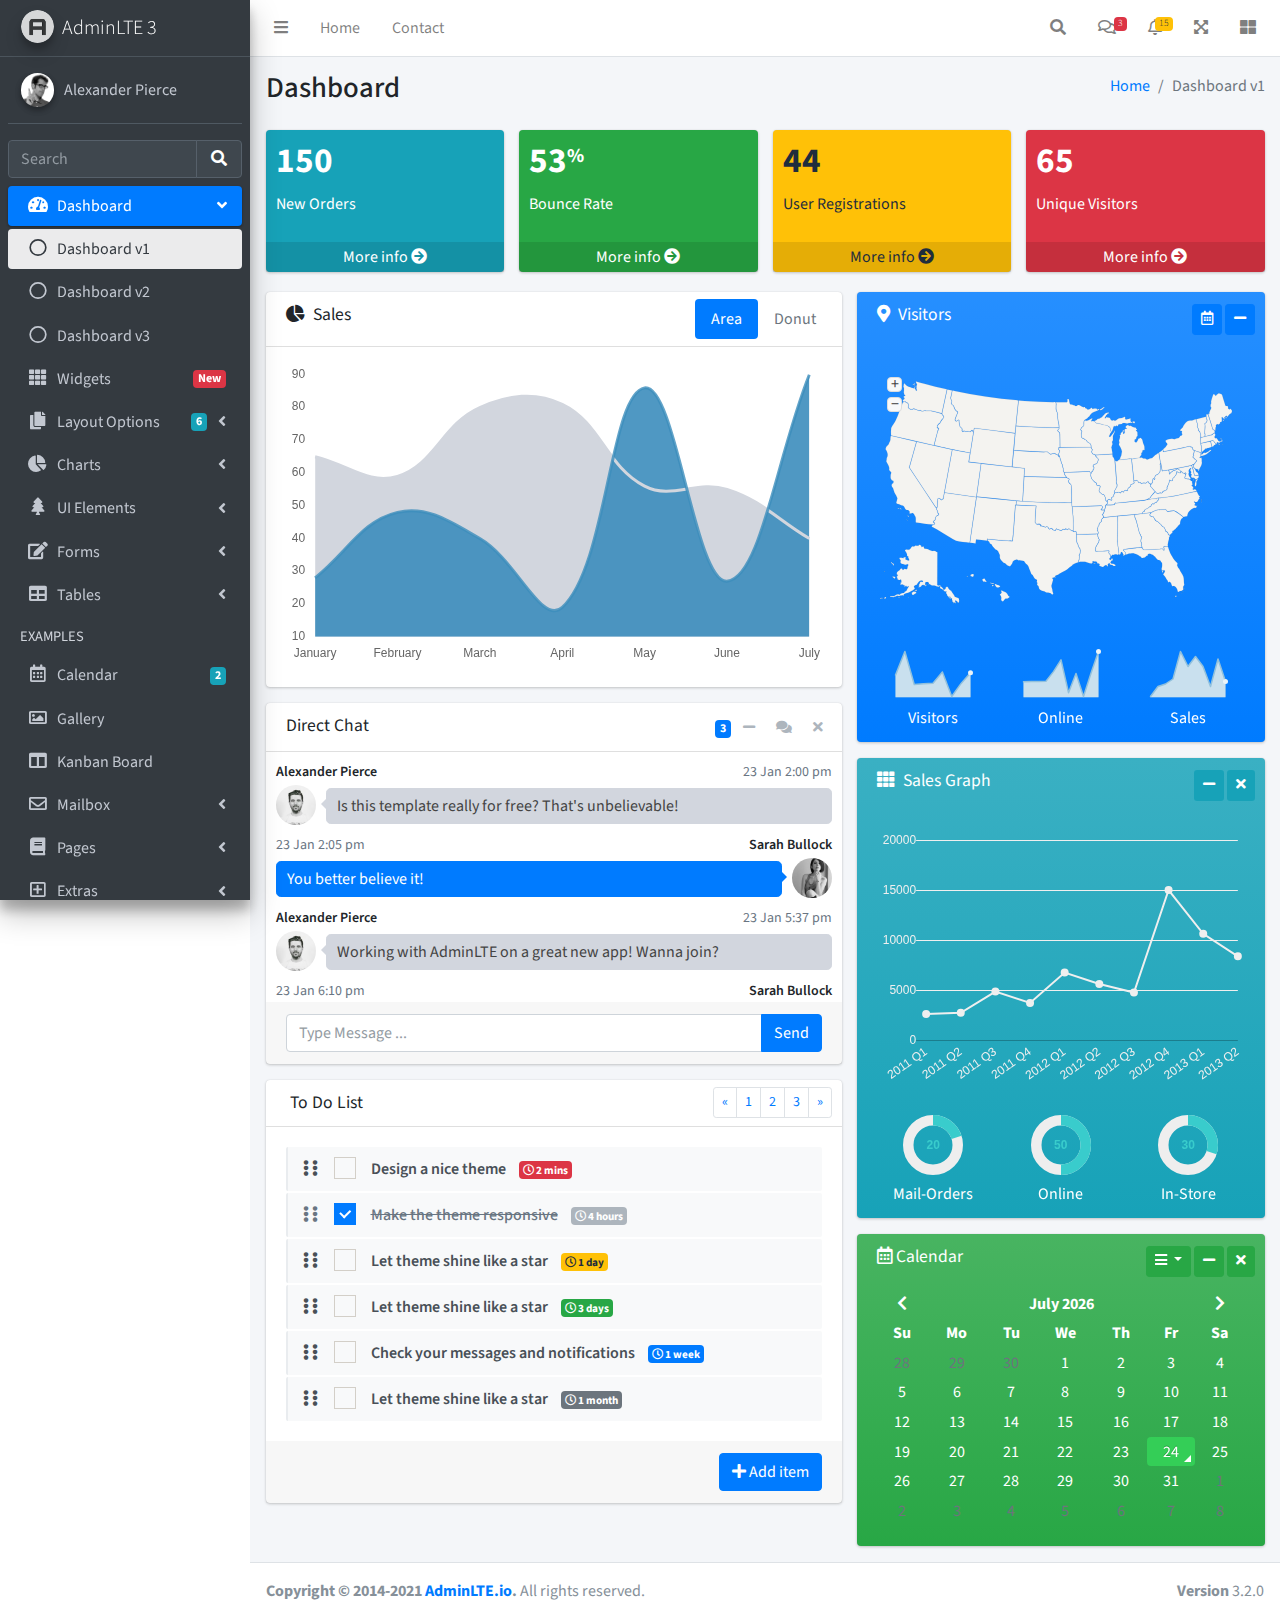
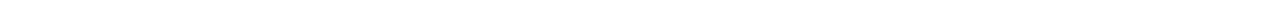
<file: public/LTE/index.html>
<!DOCTYPE html>
<html lang="en">
<head>
  <meta charset="utf-8">
  <meta name="viewport" content="width=device-width, initial-scale=1">
  <title>AdminLTE 3 | Dashboard</title>

  <!-- Google Font: Source Sans Pro -->
  <link rel="stylesheet" href="https://fonts.googleapis.com/css?family=Source+Sans+Pro:300,400,400i,700&display=fallback">
  <!-- Font Awesome -->
  <link rel="stylesheet" href="plugins/fontawesome-free/css/all.min.css">
  <!-- Ionicons -->
  <link rel="stylesheet" href="https://code.ionicframework.com/ionicons/2.0.1/css/ionicons.min.css">
  <!-- Tempusdominus Bootstrap 4 -->
  <link rel="stylesheet" href="plugins/tempusdominus-bootstrap-4/css/tempusdominus-bootstrap-4.min.css">
  <!-- iCheck -->
  <link rel="stylesheet" href="plugins/icheck-bootstrap/icheck-bootstrap.min.css">
  <!-- JQVMap -->
  <link rel="stylesheet" href="plugins/jqvmap/jqvmap.min.css">
  <!-- Theme style -->
  <link rel="stylesheet" href="dist/css/adminlte.min.css">
  <!-- overlayScrollbars -->
  <link rel="stylesheet" href="plugins/overlayScrollbars/css/OverlayScrollbars.min.css">
  <!-- Daterange picker -->
  <link rel="stylesheet" href="plugins/daterangepicker/daterangepicker.css">
  <!-- summernote -->
  <link rel="stylesheet" href="plugins/summernote/summernote-bs4.min.css">
</head>
<body class="hold-transition sidebar-mini layout-fixed">
<div class="wrapper">

  <!-- Preloader -->
  <div class="preloader flex-column justify-content-center align-items-center">
    <img class="animation__shake" src="dist/img/AdminLTELogo.png" alt="AdminLTELogo" height="60" width="60">
  </div>

  <!-- Navbar -->
  <nav class="main-header navbar navbar-expand navbar-white navbar-light">
    <!-- Left navbar links -->
    <ul class="navbar-nav">
      <li class="nav-item">
        <a class="nav-link" data-widget="pushmenu" href="#" role="button"><i class="fas fa-bars"></i></a>
      </li>
      <li class="nav-item d-none d-sm-inline-block">
        <a href="index3.html" class="nav-link">Home</a>
      </li>
      <li class="nav-item d-none d-sm-inline-block">
        <a href="#" class="nav-link">Contact</a>
      </li>
    </ul>

    <!-- Right navbar links -->
    <ul class="navbar-nav ml-auto">
      <!-- Navbar Search -->
      <li class="nav-item">
        <a class="nav-link" data-widget="navbar-search" href="#" role="button">
          <i class="fas fa-search"></i>
        </a>
        <div class="navbar-search-block">
          <form class="form-inline">
            <div class="input-group input-group-sm">
              <input class="form-control form-control-navbar" type="search" placeholder="Search" aria-label="Search">
              <div class="input-group-append">
                <button class="btn btn-navbar" type="submit">
                  <i class="fas fa-search"></i>
                </button>
                <button class="btn btn-navbar" type="button" data-widget="navbar-search">
                  <i class="fas fa-times"></i>
                </button>
              </div>
            </div>
          </form>
        </div>
      </li>

      <!-- Messages Dropdown Menu -->
      <li class="nav-item dropdown">
        <a class="nav-link" data-toggle="dropdown" href="#">
          <i class="far fa-comments"></i>
          <span class="badge badge-danger navbar-badge">3</span>
        </a>
        <div class="dropdown-menu dropdown-menu-lg dropdown-menu-right">
          <a href="#" class="dropdown-item">
            <!-- Message Start -->
            <div class="media">
              <img src="dist/img/user1-128x128.jpg" alt="User Avatar" class="img-size-50 mr-3 img-circle">
              <div class="media-body">
                <h3 class="dropdown-item-title">
                  Brad Diesel
                  <span class="float-right text-sm text-danger"><i class="fas fa-star"></i></span>
                </h3>
                <p class="text-sm">Call me whenever you can...</p>
                <p class="text-sm text-muted"><i class="far fa-clock mr-1"></i> 4 Hours Ago</p>
              </div>
            </div>
            <!-- Message End -->
          </a>
          <div class="dropdown-divider"></div>
          <a href="#" class="dropdown-item">
            <!-- Message Start -->
            <div class="media">
              <img src="dist/img/user8-128x128.jpg" alt="User Avatar" class="img-size-50 img-circle mr-3">
              <div class="media-body">
                <h3 class="dropdown-item-title">
                  John Pierce
                  <span class="float-right text-sm text-muted"><i class="fas fa-star"></i></span>
                </h3>
                <p class="text-sm">I got your message bro</p>
                <p class="text-sm text-muted"><i class="far fa-clock mr-1"></i> 4 Hours Ago</p>
              </div>
            </div>
            <!-- Message End -->
          </a>
          <div class="dropdown-divider"></div>
          <a href="#" class="dropdown-item">
            <!-- Message Start -->
            <div class="media">
              <img src="dist/img/user3-128x128.jpg" alt="User Avatar" class="img-size-50 img-circle mr-3">
              <div class="media-body">
                <h3 class="dropdown-item-title">
                  Nora Silvester
                  <span class="float-right text-sm text-warning"><i class="fas fa-star"></i></span>
                </h3>
                <p class="text-sm">The subject goes here</p>
                <p class="text-sm text-muted"><i class="far fa-clock mr-1"></i> 4 Hours Ago</p>
              </div>
            </div>
            <!-- Message End -->
          </a>
          <div class="dropdown-divider"></div>
          <a href="#" class="dropdown-item dropdown-footer">See All Messages</a>
        </div>
      </li>
      <!-- Notifications Dropdown Menu -->
      <li class="nav-item dropdown">
        <a class="nav-link" data-toggle="dropdown" href="#">
          <i class="far fa-bell"></i>
          <span class="badge badge-warning navbar-badge">15</span>
        </a>
        <div class="dropdown-menu dropdown-menu-lg dropdown-menu-right">
          <span class="dropdown-item dropdown-header">15 Notifications</span>
          <div class="dropdown-divider"></div>
          <a href="#" class="dropdown-item">
            <i class="fas fa-envelope mr-2"></i> 4 new messages
            <span class="float-right text-muted text-sm">3 mins</span>
          </a>
          <div class="dropdown-divider"></div>
          <a href="#" class="dropdown-item">
            <i class="fas fa-users mr-2"></i> 8 friend requests
            <span class="float-right text-muted text-sm">12 hours</span>
          </a>
          <div class="dropdown-divider"></div>
          <a href="#" class="dropdown-item">
            <i class="fas fa-file mr-2"></i> 3 new reports
            <span class="float-right text-muted text-sm">2 days</span>
          </a>
          <div class="dropdown-divider"></div>
          <a href="#" class="dropdown-item dropdown-footer">See All Notifications</a>
        </div>
      </li>
      <li class="nav-item">
        <a class="nav-link" data-widget="fullscreen" href="#" role="button">
          <i class="fas fa-expand-arrows-alt"></i>
        </a>
      </li>
      <li class="nav-item">
        <a class="nav-link" data-widget="control-sidebar" data-controlsidebar-slide="true" href="#" role="button">
          <i class="fas fa-th-large"></i>
        </a>
      </li>
    </ul>
  </nav>
  <!-- /.navbar -->

  <!-- Main Sidebar Container -->
  <aside class="main-sidebar sidebar-dark-primary elevation-4">
    <!-- Brand Logo -->
    <a href="index3.html" class="brand-link">
      <img src="dist/img/AdminLTELogo.png" alt="AdminLTE Logo" class="brand-image img-circle elevation-3" style="opacity: .8">
      <span class="brand-text font-weight-light">AdminLTE 3</span>
    </a>

    <!-- Sidebar -->
    <div class="sidebar">
      <!-- Sidebar user panel (optional) -->
      <div class="user-panel mt-3 pb-3 mb-3 d-flex">
        <div class="image">
          <img src="dist/img/user2-160x160.jpg" class="img-circle elevation-2" alt="User Image">
        </div>
        <div class="info">
          <a href="#" class="d-block">Alexander Pierce</a>
        </div>
      </div>

      <!-- SidebarSearch Form -->
      <div class="form-inline">
        <div class="input-group" data-widget="sidebar-search">
          <input class="form-control form-control-sidebar" type="search" placeholder="Search" aria-label="Search">
          <div class="input-group-append">
            <button class="btn btn-sidebar">
              <i class="fas fa-search fa-fw"></i>
            </button>
          </div>
        </div>
      </div>

      <!-- Sidebar Menu -->
      <nav class="mt-2">
        <ul class="nav nav-pills nav-sidebar flex-column" data-widget="treeview" role="menu" data-accordion="false">
          <!-- Add icons to the links using the .nav-icon class
               with font-awesome or any other icon font library -->
          <li class="nav-item menu-open">
            <a href="#" class="nav-link active">
              <i class="nav-icon fas fa-tachometer-alt"></i>
              <p>
                Dashboard
                <i class="right fas fa-angle-left"></i>
              </p>
            </a>
            <ul class="nav nav-treeview">
              <li class="nav-item">
                <a href="./index.html" class="nav-link active">
                  <i class="far fa-circle nav-icon"></i>
                  <p>Dashboard v1</p>
                </a>
              </li>
              <li class="nav-item">
                <a href="./index2.html" class="nav-link">
                  <i class="far fa-circle nav-icon"></i>
                  <p>Dashboard v2</p>
                </a>
              </li>
              <li class="nav-item">
                <a href="./index3.html" class="nav-link">
                  <i class="far fa-circle nav-icon"></i>
                  <p>Dashboard v3</p>
                </a>
              </li>
            </ul>
          </li>
          <li class="nav-item">
            <a href="pages/widgets.html" class="nav-link">
              <i class="nav-icon fas fa-th"></i>
              <p>
                Widgets
                <span class="right badge badge-danger">New</span>
              </p>
            </a>
          </li>
          <li class="nav-item">
            <a href="#" class="nav-link">
              <i class="nav-icon fas fa-copy"></i>
              <p>
                Layout Options
                <i class="fas fa-angle-left right"></i>
                <span class="badge badge-info right">6</span>
              </p>
            </a>
            <ul class="nav nav-treeview">
              <li class="nav-item">
                <a href="pages/layout/top-nav.html" class="nav-link">
                  <i class="far fa-circle nav-icon"></i>
                  <p>Top Navigation</p>
                </a>
              </li>
              <li class="nav-item">
                <a href="pages/layout/top-nav-sidebar.html" class="nav-link">
                  <i class="far fa-circle nav-icon"></i>
                  <p>Top Navigation + Sidebar</p>
                </a>
              </li>
              <li class="nav-item">
                <a href="pages/layout/boxed.html" class="nav-link">
                  <i class="far fa-circle nav-icon"></i>
                  <p>Boxed</p>
                </a>
              </li>
              <li class="nav-item">
                <a href="pages/layout/fixed-sidebar.html" class="nav-link">
                  <i class="far fa-circle nav-icon"></i>
                  <p>Fixed Sidebar</p>
                </a>
              </li>
              <li class="nav-item">
                <a href="pages/layout/fixed-sidebar-custom.html" class="nav-link">
                  <i class="far fa-circle nav-icon"></i>
                  <p>Fixed Sidebar <small>+ Custom Area</small></p>
                </a>
              </li>
              <li class="nav-item">
                <a href="pages/layout/fixed-topnav.html" class="nav-link">
                  <i class="far fa-circle nav-icon"></i>
                  <p>Fixed Navbar</p>
                </a>
              </li>
              <li class="nav-item">
                <a href="pages/layout/fixed-footer.html" class="nav-link">
                  <i class="far fa-circle nav-icon"></i>
                  <p>Fixed Footer</p>
                </a>
              </li>
              <li class="nav-item">
                <a href="pages/layout/collapsed-sidebar.html" class="nav-link">
                  <i class="far fa-circle nav-icon"></i>
                  <p>Collapsed Sidebar</p>
                </a>
              </li>
            </ul>
          </li>
          <li class="nav-item">
            <a href="#" class="nav-link">
              <i class="nav-icon fas fa-chart-pie"></i>
              <p>
                Charts
                <i class="right fas fa-angle-left"></i>
              </p>
            </a>
            <ul class="nav nav-treeview">
              <li class="nav-item">
                <a href="pages/charts/chartjs.html" class="nav-link">
                  <i class="far fa-circle nav-icon"></i>
                  <p>ChartJS</p>
                </a>
              </li>
              <li class="nav-item">
                <a href="pages/charts/flot.html" class="nav-link">
                  <i class="far fa-circle nav-icon"></i>
                  <p>Flot</p>
                </a>
              </li>
              <li class="nav-item">
                <a href="pages/charts/inline.html" class="nav-link">
                  <i class="far fa-circle nav-icon"></i>
                  <p>Inline</p>
                </a>
              </li>
              <li class="nav-item">
                <a href="pages/charts/uplot.html" class="nav-link">
                  <i class="far fa-circle nav-icon"></i>
                  <p>uPlot</p>
                </a>
              </li>
            </ul>
          </li>
          <li class="nav-item">
            <a href="#" class="nav-link">
              <i class="nav-icon fas fa-tree"></i>
              <p>
                UI Elements
                <i class="fas fa-angle-left right"></i>
              </p>
            </a>
            <ul class="nav nav-treeview">
              <li class="nav-item">
                <a href="pages/UI/general.html" class="nav-link">
                  <i class="far fa-circle nav-icon"></i>
                  <p>General</p>
                </a>
              </li>
              <li class="nav-item">
                <a href="pages/UI/icons.html" class="nav-link">
                  <i class="far fa-circle nav-icon"></i>
                  <p>Icons</p>
                </a>
              </li>
              <li class="nav-item">
                <a href="pages/UI/buttons.html" class="nav-link">
                  <i class="far fa-circle nav-icon"></i>
                  <p>Buttons</p>
                </a>
              </li>
              <li class="nav-item">
                <a href="pages/UI/sliders.html" class="nav-link">
                  <i class="far fa-circle nav-icon"></i>
                  <p>Sliders</p>
                </a>
              </li>
              <li class="nav-item">
                <a href="pages/UI/modals.html" class="nav-link">
                  <i class="far fa-circle nav-icon"></i>
                  <p>Modals & Alerts</p>
                </a>
              </li>
              <li class="nav-item">
                <a href="pages/UI/navbar.html" class="nav-link">
                  <i class="far fa-circle nav-icon"></i>
                  <p>Navbar & Tabs</p>
                </a>
              </li>
              <li class="nav-item">
                <a href="pages/UI/timeline.html" class="nav-link">
                  <i class="far fa-circle nav-icon"></i>
                  <p>Timeline</p>
                </a>
              </li>
              <li class="nav-item">
                <a href="pages/UI/ribbons.html" class="nav-link">
                  <i class="far fa-circle nav-icon"></i>
                  <p>Ribbons</p>
                </a>
              </li>
            </ul>
          </li>
          <li class="nav-item">
            <a href="#" class="nav-link">
              <i class="nav-icon fas fa-edit"></i>
              <p>
                Forms
                <i class="fas fa-angle-left right"></i>
              </p>
            </a>
            <ul class="nav nav-treeview">
              <li class="nav-item">
                <a href="pages/forms/general.html" class="nav-link">
                  <i class="far fa-circle nav-icon"></i>
                  <p>General Elements</p>
                </a>
              </li>
              <li class="nav-item">
                <a href="pages/forms/advanced.html" class="nav-link">
                  <i class="far fa-circle nav-icon"></i>
                  <p>Advanced Elements</p>
                </a>
              </li>
              <li class="nav-item">
                <a href="pages/forms/editors.html" class="nav-link">
                  <i class="far fa-circle nav-icon"></i>
                  <p>Editors</p>
                </a>
              </li>
              <li class="nav-item">
                <a href="pages/forms/validation.html" class="nav-link">
                  <i class="far fa-circle nav-icon"></i>
                  <p>Validation</p>
                </a>
              </li>
            </ul>
          </li>
          <li class="nav-item">
            <a href="#" class="nav-link">
              <i class="nav-icon fas fa-table"></i>
              <p>
                Tables
                <i class="fas fa-angle-left right"></i>
              </p>
            </a>
            <ul class="nav nav-treeview">
              <li class="nav-item">
                <a href="pages/tables/simple.html" class="nav-link">
                  <i class="far fa-circle nav-icon"></i>
                  <p>Simple Tables</p>
                </a>
              </li>
              <li class="nav-item">
                <a href="pages/tables/data.html" class="nav-link">
                  <i class="far fa-circle nav-icon"></i>
                  <p>DataTables</p>
                </a>
              </li>
              <li class="nav-item">
                <a href="pages/tables/jsgrid.html" class="nav-link">
                  <i class="far fa-circle nav-icon"></i>
                  <p>jsGrid</p>
                </a>
              </li>
            </ul>
          </li>
          <li class="nav-header">EXAMPLES</li>
          <li class="nav-item">
            <a href="pages/calendar.html" class="nav-link">
              <i class="nav-icon far fa-calendar-alt"></i>
              <p>
                Calendar
                <span class="badge badge-info right">2</span>
              </p>
            </a>
          </li>
          <li class="nav-item">
            <a href="pages/gallery.html" class="nav-link">
              <i class="nav-icon far fa-image"></i>
              <p>
                Gallery
              </p>
            </a>
          </li>
          <li class="nav-item">
            <a href="pages/kanban.html" class="nav-link">
              <i class="nav-icon fas fa-columns"></i>
              <p>
                Kanban Board
              </p>
            </a>
          </li>
          <li class="nav-item">
            <a href="#" class="nav-link">
              <i class="nav-icon far fa-envelope"></i>
              <p>
                Mailbox
                <i class="fas fa-angle-left right"></i>
              </p>
            </a>
            <ul class="nav nav-treeview">
              <li class="nav-item">
                <a href="pages/mailbox/mailbox.html" class="nav-link">
                  <i class="far fa-circle nav-icon"></i>
                  <p>Inbox</p>
                </a>
              </li>
              <li class="nav-item">
                <a href="pages/mailbox/compose.html" class="nav-link">
                  <i class="far fa-circle nav-icon"></i>
                  <p>Compose</p>
                </a>
              </li>
              <li class="nav-item">
                <a href="pages/mailbox/read-mail.html" class="nav-link">
                  <i class="far fa-circle nav-icon"></i>
                  <p>Read</p>
                </a>
              </li>
            </ul>
          </li>
          <li class="nav-item">
            <a href="#" class="nav-link">
              <i class="nav-icon fas fa-book"></i>
              <p>
                Pages
                <i class="fas fa-angle-left right"></i>
              </p>
            </a>
            <ul class="nav nav-treeview">
              <li class="nav-item">
                <a href="pages/examples/invoice.html" class="nav-link">
                  <i class="far fa-circle nav-icon"></i>
                  <p>Invoice</p>
                </a>
              </li>
              <li class="nav-item">
                <a href="pages/examples/profile.html" class="nav-link">
                  <i class="far fa-circle nav-icon"></i>
                  <p>Profile</p>
                </a>
              </li>
              <li class="nav-item">
                <a href="pages/examples/e-commerce.html" class="nav-link">
                  <i class="far fa-circle nav-icon"></i>
                  <p>E-commerce</p>
                </a>
              </li>
              <li class="nav-item">
                <a href="pages/examples/projects.html" class="nav-link">
                  <i class="far fa-circle nav-icon"></i>
                  <p>Projects</p>
                </a>
              </li>
              <li class="nav-item">
                <a href="pages/examples/project-add.html" class="nav-link">
                  <i class="far fa-circle nav-icon"></i>
                  <p>Project Add</p>
                </a>
              </li>
              <li class="nav-item">
                <a href="pages/examples/project-edit.html" class="nav-link">
                  <i class="far fa-circle nav-icon"></i>
                  <p>Project Edit</p>
                </a>
              </li>
              <li class="nav-item">
                <a href="pages/examples/project-detail.html" class="nav-link">
                  <i class="far fa-circle nav-icon"></i>
                  <p>Project Detail</p>
                </a>
              </li>
              <li class="nav-item">
                <a href="pages/examples/contacts.html" class="nav-link">
                  <i class="far fa-circle nav-icon"></i>
                  <p>Contacts</p>
                </a>
              </li>
              <li class="nav-item">
                <a href="pages/examples/faq.html" class="nav-link">
                  <i class="far fa-circle nav-icon"></i>
                  <p>FAQ</p>
                </a>
              </li>
              <li class="nav-item">
                <a href="pages/examples/contact-us.html" class="nav-link">
                  <i class="far fa-circle nav-icon"></i>
                  <p>Contact us</p>
                </a>
              </li>
            </ul>
          </li>
          <li class="nav-item">
            <a href="#" class="nav-link">
              <i class="nav-icon far fa-plus-square"></i>
              <p>
                Extras
                <i class="fas fa-angle-left right"></i>
              </p>
            </a>
            <ul class="nav nav-treeview">
              <li class="nav-item">
                <a href="#" class="nav-link">
                  <i class="far fa-circle nav-icon"></i>
                  <p>
                    Login & Register v1
                    <i class="fas fa-angle-left right"></i>
                  </p>
                </a>
                <ul class="nav nav-treeview">
                  <li class="nav-item">
                    <a href="pages/examples/login.html" class="nav-link">
                      <i class="far fa-circle nav-icon"></i>
                      <p>Login v1</p>
                    </a>
                  </li>
                  <li class="nav-item">
                    <a href="pages/examples/register.html" class="nav-link">
                      <i class="far fa-circle nav-icon"></i>
                      <p>Register v1</p>
                    </a>
                  </li>
                  <li class="nav-item">
                    <a href="pages/examples/forgot-password.html" class="nav-link">
                      <i class="far fa-circle nav-icon"></i>
                      <p>Forgot Password v1</p>
                    </a>
                  </li>
                  <li class="nav-item">
                    <a href="pages/examples/recover-password.html" class="nav-link">
                      <i class="far fa-circle nav-icon"></i>
                      <p>Recover Password v1</p>
                    </a>
                  </li>
                </ul>
              </li>
              <li class="nav-item">
                <a href="#" class="nav-link">
                  <i class="far fa-circle nav-icon"></i>
                  <p>
                    Login & Register v2
                    <i class="fas fa-angle-left right"></i>
                  </p>
                </a>
                <ul class="nav nav-treeview">
                  <li class="nav-item">
                    <a href="pages/examples/login-v2.html" class="nav-link">
                      <i class="far fa-circle nav-icon"></i>
                      <p>Login v2</p>
                    </a>
                  </li>
                  <li class="nav-item">
                    <a href="pages/examples/register-v2.html" class="nav-link">
                      <i class="far fa-circle nav-icon"></i>
                      <p>Register v2</p>
                    </a>
                  </li>
                  <li class="nav-item">
                    <a href="pages/examples/forgot-password-v2.html" class="nav-link">
                      <i class="far fa-circle nav-icon"></i>
                      <p>Forgot Password v2</p>
                    </a>
                  </li>
                  <li class="nav-item">
                    <a href="pages/examples/recover-password-v2.html" class="nav-link">
                      <i class="far fa-circle nav-icon"></i>
                      <p>Recover Password v2</p>
                    </a>
                  </li>
                </ul>
              </li>
              <li class="nav-item">
                <a href="pages/examples/lockscreen.html" class="nav-link">
                  <i class="far fa-circle nav-icon"></i>
                  <p>Lockscreen</p>
                </a>
              </li>
              <li class="nav-item">
                <a href="pages/examples/legacy-user-menu.html" class="nav-link">
                  <i class="far fa-circle nav-icon"></i>
                  <p>Legacy User Menu</p>
                </a>
              </li>
              <li class="nav-item">
                <a href="pages/examples/language-menu.html" class="nav-link">
                  <i class="far fa-circle nav-icon"></i>
                  <p>Language Menu</p>
                </a>
              </li>
              <li class="nav-item">
                <a href="pages/examples/404.html" class="nav-link">
                  <i class="far fa-circle nav-icon"></i>
                  <p>Error 404</p>
                </a>
              </li>
              <li class="nav-item">
                <a href="pages/examples/500.html" class="nav-link">
                  <i class="far fa-circle nav-icon"></i>
                  <p>Error 500</p>
                </a>
              </li>
              <li class="nav-item">
                <a href="pages/examples/pace.html" class="nav-link">
                  <i class="far fa-circle nav-icon"></i>
                  <p>Pace</p>
                </a>
              </li>
              <li class="nav-item">
                <a href="pages/examples/blank.html" class="nav-link">
                  <i class="far fa-circle nav-icon"></i>
                  <p>Blank Page</p>
                </a>
              </li>
              <li class="nav-item">
                <a href="starter.html" class="nav-link">
                  <i class="far fa-circle nav-icon"></i>
                  <p>Starter Page</p>
                </a>
              </li>
            </ul>
          </li>
          <li class="nav-item">
            <a href="#" class="nav-link">
              <i class="nav-icon fas fa-search"></i>
              <p>
                Search
                <i class="fas fa-angle-left right"></i>
              </p>
            </a>
            <ul class="nav nav-treeview">
              <li class="nav-item">
                <a href="pages/search/simple.html" class="nav-link">
                  <i class="far fa-circle nav-icon"></i>
                  <p>Simple Search</p>
                </a>
              </li>
              <li class="nav-item">
                <a href="pages/search/enhanced.html" class="nav-link">
                  <i class="far fa-circle nav-icon"></i>
                  <p>Enhanced</p>
                </a>
              </li>
            </ul>
          </li>
          <li class="nav-header">MISCELLANEOUS</li>
          <li class="nav-item">
            <a href="iframe.html" class="nav-link">
              <i class="nav-icon fas fa-ellipsis-h"></i>
              <p>Tabbed IFrame Plugin</p>
            </a>
          </li>
          <li class="nav-item">
            <a href="https://adminlte.io/docs/3.1/" class="nav-link">
              <i class="nav-icon fas fa-file"></i>
              <p>Documentation</p>
            </a>
          </li>
          <li class="nav-header">MULTI LEVEL EXAMPLE</li>
          <li class="nav-item">
            <a href="#" class="nav-link">
              <i class="fas fa-circle nav-icon"></i>
              <p>Level 1</p>
            </a>
          </li>
          <li class="nav-item">
            <a href="#" class="nav-link">
              <i class="nav-icon fas fa-circle"></i>
              <p>
                Level 1
                <i class="right fas fa-angle-left"></i>
              </p>
            </a>
            <ul class="nav nav-treeview">
              <li class="nav-item">
                <a href="#" class="nav-link">
                  <i class="far fa-circle nav-icon"></i>
                  <p>Level 2</p>
                </a>
              </li>
              <li class="nav-item">
                <a href="#" class="nav-link">
                  <i class="far fa-circle nav-icon"></i>
                  <p>
                    Level 2
                    <i class="right fas fa-angle-left"></i>
                  </p>
                </a>
                <ul class="nav nav-treeview">
                  <li class="nav-item">
                    <a href="#" class="nav-link">
                      <i class="far fa-dot-circle nav-icon"></i>
                      <p>Level 3</p>
                    </a>
                  </li>
                  <li class="nav-item">
                    <a href="#" class="nav-link">
                      <i class="far fa-dot-circle nav-icon"></i>
                      <p>Level 3</p>
                    </a>
                  </li>
                  <li class="nav-item">
                    <a href="#" class="nav-link">
                      <i class="far fa-dot-circle nav-icon"></i>
                      <p>Level 3</p>
                    </a>
                  </li>
                </ul>
              </li>
              <li class="nav-item">
                <a href="#" class="nav-link">
                  <i class="far fa-circle nav-icon"></i>
                  <p>Level 2</p>
                </a>
              </li>
            </ul>
          </li>
          <li class="nav-item">
            <a href="#" class="nav-link">
              <i class="fas fa-circle nav-icon"></i>
              <p>Level 1</p>
            </a>
          </li>
          <li class="nav-header">LABELS</li>
          <li class="nav-item">
            <a href="#" class="nav-link">
              <i class="nav-icon far fa-circle text-danger"></i>
              <p class="text">Important</p>
            </a>
          </li>
          <li class="nav-item">
            <a href="#" class="nav-link">
              <i class="nav-icon far fa-circle text-warning"></i>
              <p>Warning</p>
            </a>
          </li>
          <li class="nav-item">
            <a href="#" class="nav-link">
              <i class="nav-icon far fa-circle text-info"></i>
              <p>Informational</p>
            </a>
          </li>
        </ul>
      </nav>
      <!-- /.sidebar-menu -->
    </div>
    <!-- /.sidebar -->
  </aside>

  <!-- Content Wrapper. Contains page content -->
  <div class="content-wrapper">
    <!-- Content Header (Page header) -->
    <div class="content-header">
      <div class="container-fluid">
        <div class="row mb-2">
          <div class="col-sm-6">
            <h1 class="m-0">Dashboard</h1>
          </div><!-- /.col -->
          <div class="col-sm-6">
            <ol class="breadcrumb float-sm-right">
              <li class="breadcrumb-item"><a href="#">Home</a></li>
              <li class="breadcrumb-item active">Dashboard v1</li>
            </ol>
          </div><!-- /.col -->
        </div><!-- /.row -->
      </div><!-- /.container-fluid -->
    </div>
    <!-- /.content-header -->

    <!-- Main content -->
    <section class="content">
      <div class="container-fluid">
        <!-- Small boxes (Stat box) -->
        <div class="row">
          <div class="col-lg-3 col-6">
            <!-- small box -->
            <div class="small-box bg-info">
              <div class="inner">
                <h3>150</h3>

                <p>New Orders</p>
              </div>
              <div class="icon">
                <i class="ion ion-bag"></i>
              </div>
              <a href="#" class="small-box-footer">More info <i class="fas fa-arrow-circle-right"></i></a>
            </div>
          </div>
          <!-- ./col -->
          <div class="col-lg-3 col-6">
            <!-- small box -->
            <div class="small-box bg-success">
              <div class="inner">
                <h3>53<sup style="font-size: 20px">%</sup></h3>

                <p>Bounce Rate</p>
              </div>
              <div class="icon">
                <i class="ion ion-stats-bars"></i>
              </div>
              <a href="#" class="small-box-footer">More info <i class="fas fa-arrow-circle-right"></i></a>
            </div>
          </div>
          <!-- ./col -->
          <div class="col-lg-3 col-6">
            <!-- small box -->
            <div class="small-box bg-warning">
              <div class="inner">
                <h3>44</h3>

                <p>User Registrations</p>
              </div>
              <div class="icon">
                <i class="ion ion-person-add"></i>
              </div>
              <a href="#" class="small-box-footer">More info <i class="fas fa-arrow-circle-right"></i></a>
            </div>
          </div>
          <!-- ./col -->
          <div class="col-lg-3 col-6">
            <!-- small box -->
            <div class="small-box bg-danger">
              <div class="inner">
                <h3>65</h3>

                <p>Unique Visitors</p>
              </div>
              <div class="icon">
                <i class="ion ion-pie-graph"></i>
              </div>
              <a href="#" class="small-box-footer">More info <i class="fas fa-arrow-circle-right"></i></a>
            </div>
          </div>
          <!-- ./col -->
        </div>
        <!-- /.row -->
        <!-- Main row -->
        <div class="row">
          <!-- Left col -->
          <section class="col-lg-7 connectedSortable">
            <!-- Custom tabs (Charts with tabs)-->
            <div class="card">
              <div class="card-header">
                <h3 class="card-title">
                  <i class="fas fa-chart-pie mr-1"></i>
                  Sales
                </h3>
                <div class="card-tools">
                  <ul class="nav nav-pills ml-auto">
                    <li class="nav-item">
                      <a class="nav-link active" href="#revenue-chart" data-toggle="tab">Area</a>
                    </li>
                    <li class="nav-item">
                      <a class="nav-link" href="#sales-chart" data-toggle="tab">Donut</a>
                    </li>
                  </ul>
                </div>
              </div><!-- /.card-header -->
              <div class="card-body">
                <div class="tab-content p-0">
                  <!-- Morris chart - Sales -->
                  <div class="chart tab-pane active" id="revenue-chart"
                       style="position: relative; height: 300px;">
                      <canvas id="revenue-chart-canvas" height="300" style="height: 300px;"></canvas>
                   </div>
                  <div class="chart tab-pane" id="sales-chart" style="position: relative; height: 300px;">
                    <canvas id="sales-chart-canvas" height="300" style="height: 300px;"></canvas>
                  </div>
                </div>
              </div><!-- /.card-body -->
            </div>
            <!-- /.card -->

            <!-- DIRECT CHAT -->
            <div class="card direct-chat direct-chat-primary">
              <div class="card-header">
                <h3 class="card-title">Direct Chat</h3>

                <div class="card-tools">
                  <span title="3 New Messages" class="badge badge-primary">3</span>
                  <button type="button" class="btn btn-tool" data-card-widget="collapse">
                    <i class="fas fa-minus"></i>
                  </button>
                  <button type="button" class="btn btn-tool" title="Contacts" data-widget="chat-pane-toggle">
                    <i class="fas fa-comments"></i>
                  </button>
                  <button type="button" class="btn btn-tool" data-card-widget="remove">
                    <i class="fas fa-times"></i>
                  </button>
                </div>
              </div>
              <!-- /.card-header -->
              <div class="card-body">
                <!-- Conversations are loaded here -->
                <div class="direct-chat-messages">
                  <!-- Message. Default to the left -->
                  <div class="direct-chat-msg">
                    <div class="direct-chat-infos clearfix">
                      <span class="direct-chat-name float-left">Alexander Pierce</span>
                      <span class="direct-chat-timestamp float-right">23 Jan 2:00 pm</span>
                    </div>
                    <!-- /.direct-chat-infos -->
                    <img class="direct-chat-img" src="dist/img/user1-128x128.jpg" alt="message user image">
                    <!-- /.direct-chat-img -->
                    <div class="direct-chat-text">
                      Is this template really for free? That's unbelievable!
                    </div>
                    <!-- /.direct-chat-text -->
                  </div>
                  <!-- /.direct-chat-msg -->

                  <!-- Message to the right -->
                  <div class="direct-chat-msg right">
                    <div class="direct-chat-infos clearfix">
                      <span class="direct-chat-name float-right">Sarah Bullock</span>
                      <span class="direct-chat-timestamp float-left">23 Jan 2:05 pm</span>
                    </div>
                    <!-- /.direct-chat-infos -->
                    <img class="direct-chat-img" src="dist/img/user3-128x128.jpg" alt="message user image">
                    <!-- /.direct-chat-img -->
                    <div class="direct-chat-text">
                      You better believe it!
                    </div>
                    <!-- /.direct-chat-text -->
                  </div>
                  <!-- /.direct-chat-msg -->

                  <!-- Message. Default to the left -->
                  <div class="direct-chat-msg">
                    <div class="direct-chat-infos clearfix">
                      <span class="direct-chat-name float-left">Alexander Pierce</span>
                      <span class="direct-chat-timestamp float-right">23 Jan 5:37 pm</span>
                    </div>
                    <!-- /.direct-chat-infos -->
                    <img class="direct-chat-img" src="dist/img/user1-128x128.jpg" alt="message user image">
                    <!-- /.direct-chat-img -->
                    <div class="direct-chat-text">
                      Working with AdminLTE on a great new app! Wanna join?
                    </div>
                    <!-- /.direct-chat-text -->
                  </div>
                  <!-- /.direct-chat-msg -->

                  <!-- Message to the right -->
                  <div class="direct-chat-msg right">
                    <div class="direct-chat-infos clearfix">
                      <span class="direct-chat-name float-right">Sarah Bullock</span>
                      <span class="direct-chat-timestamp float-left">23 Jan 6:10 pm</span>
                    </div>
                    <!-- /.direct-chat-infos -->
                    <img class="direct-chat-img" src="dist/img/user3-128x128.jpg" alt="message user image">
                    <!-- /.direct-chat-img -->
                    <div class="direct-chat-text">
                      I would love to.
                    </div>
                    <!-- /.direct-chat-text -->
                  </div>
                  <!-- /.direct-chat-msg -->

                </div>
                <!--/.direct-chat-messages-->

                <!-- Contacts are loaded here -->
                <div class="direct-chat-contacts">
                  <ul class="contacts-list">
                    <li>
                      <a href="#">
                        <img class="contacts-list-img" src="dist/img/user1-128x128.jpg" alt="User Avatar">

                        <div class="contacts-list-info">
                          <span class="contacts-list-name">
                            Count Dracula
                            <small class="contacts-list-date float-right">2/28/2015</small>
                          </span>
                          <span class="contacts-list-msg">How have you been? I was...</span>
                        </div>
                        <!-- /.contacts-list-info -->
                      </a>
                    </li>
                    <!-- End Contact Item -->
                    <li>
                      <a href="#">
                        <img class="contacts-list-img" src="dist/img/user7-128x128.jpg" alt="User Avatar">

                        <div class="contacts-list-info">
                          <span class="contacts-list-name">
                            Sarah Doe
                            <small class="contacts-list-date float-right">2/23/2015</small>
                          </span>
                          <span class="contacts-list-msg">I will be waiting for...</span>
                        </div>
                        <!-- /.contacts-list-info -->
                      </a>
                    </li>
                    <!-- End Contact Item -->
                    <li>
                      <a href="#">
                        <img class="contacts-list-img" src="dist/img/user3-128x128.jpg" alt="User Avatar">

                        <div class="contacts-list-info">
                          <span class="contacts-list-name">
                            Nadia Jolie
                            <small class="contacts-list-date float-right">2/20/2015</small>
                          </span>
                          <span class="contacts-list-msg">I'll call you back at...</span>
                        </div>
                        <!-- /.contacts-list-info -->
                      </a>
                    </li>
                    <!-- End Contact Item -->
                    <li>
                      <a href="#">
                        <img class="contacts-list-img" src="dist/img/user5-128x128.jpg" alt="User Avatar">

                        <div class="contacts-list-info">
                          <span class="contacts-list-name">
                            Nora S. Vans
                            <small class="contacts-list-date float-right">2/10/2015</small>
                          </span>
                          <span class="contacts-list-msg">Where is your new...</span>
                        </div>
                        <!-- /.contacts-list-info -->
                      </a>
                    </li>
                    <!-- End Contact Item -->
                    <li>
                      <a href="#">
                        <img class="contacts-list-img" src="dist/img/user6-128x128.jpg" alt="User Avatar">

                        <div class="contacts-list-info">
                          <span class="contacts-list-name">
                            John K.
                            <small class="contacts-list-date float-right">1/27/2015</small>
                          </span>
                          <span class="contacts-list-msg">Can I take a look at...</span>
                        </div>
                        <!-- /.contacts-list-info -->
                      </a>
                    </li>
                    <!-- End Contact Item -->
                    <li>
                      <a href="#">
                        <img class="contacts-list-img" src="dist/img/user8-128x128.jpg" alt="User Avatar">

                        <div class="contacts-list-info">
                          <span class="contacts-list-name">
                            Kenneth M.
                            <small class="contacts-list-date float-right">1/4/2015</small>
                          </span>
                          <span class="contacts-list-msg">Never mind I found...</span>
                        </div>
                        <!-- /.contacts-list-info -->
                      </a>
                    </li>
                    <!-- End Contact Item -->
                  </ul>
                  <!-- /.contacts-list -->
                </div>
                <!-- /.direct-chat-pane -->
              </div>
              <!-- /.card-body -->
              <div class="card-footer">
                <form action="#" method="post">
                  <div class="input-group">
                    <input type="text" name="message" placeholder="Type Message ..." class="form-control">
                    <span class="input-group-append">
                      <button type="button" class="btn btn-primary">Send</button>
                    </span>
                  </div>
                </form>
              </div>
              <!-- /.card-footer-->
            </div>
            <!--/.direct-chat -->

            <!-- TO DO List -->
            <div class="card">
              <div class="card-header">
                <h3 class="card-title">
                  <i class="ion ion-clipboard mr-1"></i>
                  To Do List
                </h3>

                <div class="card-tools">
                  <ul class="pagination pagination-sm">
                    <li class="page-item"><a href="#" class="page-link">&laquo;</a></li>
                    <li class="page-item"><a href="#" class="page-link">1</a></li>
                    <li class="page-item"><a href="#" class="page-link">2</a></li>
                    <li class="page-item"><a href="#" class="page-link">3</a></li>
                    <li class="page-item"><a href="#" class="page-link">&raquo;</a></li>
                  </ul>
                </div>
              </div>
              <!-- /.card-header -->
              <div class="card-body">
                <ul class="todo-list" data-widget="todo-list">
                  <li>
                    <!-- drag handle -->
                    <span class="handle">
                      <i class="fas fa-ellipsis-v"></i>
                      <i class="fas fa-ellipsis-v"></i>
                    </span>
                    <!-- checkbox -->
                    <div  class="icheck-primary d-inline ml-2">
                      <input type="checkbox" value="" name="todo1" id="todoCheck1">
                      <label for="todoCheck1"></label>
                    </div>
                    <!-- todo text -->
                    <span class="text">Design a nice theme</span>
                    <!-- Emphasis label -->
                    <small class="badge badge-danger"><i class="far fa-clock"></i> 2 mins</small>
                    <!-- General tools such as edit or delete-->
                    <div class="tools">
                      <i class="fas fa-edit"></i>
                      <i class="fas fa-trash-o"></i>
                    </div>
                  </li>
                  <li>
                    <span class="handle">
                      <i class="fas fa-ellipsis-v"></i>
                      <i class="fas fa-ellipsis-v"></i>
                    </span>
                    <div  class="icheck-primary d-inline ml-2">
                      <input type="checkbox" value="" name="todo2" id="todoCheck2" checked>
                      <label for="todoCheck2"></label>
                    </div>
                    <span class="text">Make the theme responsive</span>
                    <small class="badge badge-info"><i class="far fa-clock"></i> 4 hours</small>
                    <div class="tools">
                      <i class="fas fa-edit"></i>
                      <i class="fas fa-trash-o"></i>
                    </div>
                  </li>
                  <li>
                    <span class="handle">
                      <i class="fas fa-ellipsis-v"></i>
                      <i class="fas fa-ellipsis-v"></i>
                    </span>
                    <div  class="icheck-primary d-inline ml-2">
                      <input type="checkbox" value="" name="todo3" id="todoCheck3">
                      <label for="todoCheck3"></label>
                    </div>
                    <span class="text">Let theme shine like a star</span>
                    <small class="badge badge-warning"><i class="far fa-clock"></i> 1 day</small>
                    <div class="tools">
                      <i class="fas fa-edit"></i>
                      <i class="fas fa-trash-o"></i>
                    </div>
                  </li>
                  <li>
                    <span class="handle">
                      <i class="fas fa-ellipsis-v"></i>
                      <i class="fas fa-ellipsis-v"></i>
                    </span>
                    <div  class="icheck-primary d-inline ml-2">
                      <input type="checkbox" value="" name="todo4" id="todoCheck4">
                      <label for="todoCheck4"></label>
                    </div>
                    <span class="text">Let theme shine like a star</span>
                    <small class="badge badge-success"><i class="far fa-clock"></i> 3 days</small>
                    <div class="tools">
                      <i class="fas fa-edit"></i>
                      <i class="fas fa-trash-o"></i>
                    </div>
                  </li>
                  <li>
                    <span class="handle">
                      <i class="fas fa-ellipsis-v"></i>
                      <i class="fas fa-ellipsis-v"></i>
                    </span>
                    <div  class="icheck-primary d-inline ml-2">
                      <input type="checkbox" value="" name="todo5" id="todoCheck5">
                      <label for="todoCheck5"></label>
                    </div>
                    <span class="text">Check your messages and notifications</span>
                    <small class="badge badge-primary"><i class="far fa-clock"></i> 1 week</small>
                    <div class="tools">
                      <i class="fas fa-edit"></i>
                      <i class="fas fa-trash-o"></i>
                    </div>
                  </li>
                  <li>
                    <span class="handle">
                      <i class="fas fa-ellipsis-v"></i>
                      <i class="fas fa-ellipsis-v"></i>
                    </span>
                    <div  class="icheck-primary d-inline ml-2">
                      <input type="checkbox" value="" name="todo6" id="todoCheck6">
                      <label for="todoCheck6"></label>
                    </div>
                    <span class="text">Let theme shine like a star</span>
                    <small class="badge badge-secondary"><i class="far fa-clock"></i> 1 month</small>
                    <div class="tools">
                      <i class="fas fa-edit"></i>
                      <i class="fas fa-trash-o"></i>
                    </div>
                  </li>
                </ul>
              </div>
              <!-- /.card-body -->
              <div class="card-footer clearfix">
                <button type="button" class="btn btn-primary float-right"><i class="fas fa-plus"></i> Add item</button>
              </div>
            </div>
            <!-- /.card -->
          </section>
          <!-- /.Left col -->
          <!-- right col (We are only adding the ID to make the widgets sortable)-->
          <section class="col-lg-5 connectedSortable">

            <!-- Map card -->
            <div class="card bg-gradient-primary">
              <div class="card-header border-0">
                <h3 class="card-title">
                  <i class="fas fa-map-marker-alt mr-1"></i>
                  Visitors
                </h3>
                <!-- card tools -->
                <div class="card-tools">
                  <button type="button" class="btn btn-primary btn-sm daterange" title="Date range">
                    <i class="far fa-calendar-alt"></i>
                  </button>
                  <button type="button" class="btn btn-primary btn-sm" data-card-widget="collapse" title="Collapse">
                    <i class="fas fa-minus"></i>
                  </button>
                </div>
                <!-- /.card-tools -->
              </div>
              <div class="card-body">
                <div id="world-map" style="height: 250px; width: 100%;"></div>
              </div>
              <!-- /.card-body-->
              <div class="card-footer bg-transparent">
                <div class="row">
                  <div class="col-4 text-center">
                    <div id="sparkline-1"></div>
                    <div class="text-white">Visitors</div>
                  </div>
                  <!-- ./col -->
                  <div class="col-4 text-center">
                    <div id="sparkline-2"></div>
                    <div class="text-white">Online</div>
                  </div>
                  <!-- ./col -->
                  <div class="col-4 text-center">
                    <div id="sparkline-3"></div>
                    <div class="text-white">Sales</div>
                  </div>
                  <!-- ./col -->
                </div>
                <!-- /.row -->
              </div>
            </div>
            <!-- /.card -->

            <!-- solid sales graph -->
            <div class="card bg-gradient-info">
              <div class="card-header border-0">
                <h3 class="card-title">
                  <i class="fas fa-th mr-1"></i>
                  Sales Graph
                </h3>

                <div class="card-tools">
                  <button type="button" class="btn bg-info btn-sm" data-card-widget="collapse">
                    <i class="fas fa-minus"></i>
                  </button>
                  <button type="button" class="btn bg-info btn-sm" data-card-widget="remove">
                    <i class="fas fa-times"></i>
                  </button>
                </div>
              </div>
              <div class="card-body">
                <canvas class="chart" id="line-chart" style="min-height: 250px; height: 250px; max-height: 250px; max-width: 100%;"></canvas>
              </div>
              <!-- /.card-body -->
              <div class="card-footer bg-transparent">
                <div class="row">
                  <div class="col-4 text-center">
                    <input type="text" class="knob" data-readonly="true" value="20" data-width="60" data-height="60"
                           data-fgColor="#39CCCC">

                    <div class="text-white">Mail-Orders</div>
                  </div>
                  <!-- ./col -->
                  <div class="col-4 text-center">
                    <input type="text" class="knob" data-readonly="true" value="50" data-width="60" data-height="60"
                           data-fgColor="#39CCCC">

                    <div class="text-white">Online</div>
                  </div>
                  <!-- ./col -->
                  <div class="col-4 text-center">
                    <input type="text" class="knob" data-readonly="true" value="30" data-width="60" data-height="60"
                           data-fgColor="#39CCCC">

                    <div class="text-white">In-Store</div>
                  </div>
                  <!-- ./col -->
                </div>
                <!-- /.row -->
              </div>
              <!-- /.card-footer -->
            </div>
            <!-- /.card -->

            <!-- Calendar -->
            <div class="card bg-gradient-success">
              <div class="card-header border-0">

                <h3 class="card-title">
                  <i class="far fa-calendar-alt"></i>
                  Calendar
                </h3>
                <!-- tools card -->
                <div class="card-tools">
                  <!-- button with a dropdown -->
                  <div class="btn-group">
                    <button type="button" class="btn btn-success btn-sm dropdown-toggle" data-toggle="dropdown" data-offset="-52">
                      <i class="fas fa-bars"></i>
                    </button>
                    <div class="dropdown-menu" role="menu">
                      <a href="#" class="dropdown-item">Add new event</a>
                      <a href="#" class="dropdown-item">Clear events</a>
                      <div class="dropdown-divider"></div>
                      <a href="#" class="dropdown-item">View calendar</a>
                    </div>
                  </div>
                  <button type="button" class="btn btn-success btn-sm" data-card-widget="collapse">
                    <i class="fas fa-minus"></i>
                  </button>
                  <button type="button" class="btn btn-success btn-sm" data-card-widget="remove">
                    <i class="fas fa-times"></i>
                  </button>
                </div>
                <!-- /. tools -->
              </div>
              <!-- /.card-header -->
              <div class="card-body pt-0">
                <!--The calendar -->
                <div id="calendar" style="width: 100%"></div>
              </div>
              <!-- /.card-body -->
            </div>
            <!-- /.card -->
          </section>
          <!-- right col -->
        </div>
        <!-- /.row (main row) -->
      </div><!-- /.container-fluid -->
    </section>
    <!-- /.content -->
  </div>
  <!-- /.content-wrapper -->
  <footer class="main-footer">
    <strong>Copyright &copy; 2014-2021 <a href="https://adminlte.io">AdminLTE.io</a>.</strong>
    All rights reserved.
    <div class="float-right d-none d-sm-inline-block">
      <b>Version</b> 3.2.0
    </div>
  </footer>

  <!-- Control Sidebar -->
  <aside class="control-sidebar control-sidebar-dark">
    <!-- Control sidebar content goes here -->
  </aside>
  <!-- /.control-sidebar -->
</div>
<!-- ./wrapper -->

<!-- jQuery -->
<script src="plugins/jquery/jquery.min.js"></script>
<!-- jQuery UI 1.11.4 -->
<script src="plugins/jquery-ui/jquery-ui.min.js"></script>
<!-- Resolve conflict in jQuery UI tooltip with Bootstrap tooltip -->
<script>
  $.widget.bridge('uibutton', $.ui.button)
</script>
<!-- Bootstrap 4 -->
<script src="plugins/bootstrap/js/bootstrap.bundle.min.js"></script>
<!-- ChartJS -->
<script src="plugins/chart.js/Chart.min.js"></script>
<!-- Sparkline -->
<script src="plugins/sparklines/sparkline.js"></script>
<!-- JQVMap -->
<script src="plugins/jqvmap/jquery.vmap.min.js"></script>
<script src="plugins/jqvmap/maps/jquery.vmap.usa.js"></script>
<!-- jQuery Knob Chart -->
<script src="plugins/jquery-knob/jquery.knob.min.js"></script>
<!-- daterangepicker -->
<script src="plugins/moment/moment.min.js"></script>
<script src="plugins/daterangepicker/daterangepicker.js"></script>
<!-- Tempusdominus Bootstrap 4 -->
<script src="plugins/tempusdominus-bootstrap-4/js/tempusdominus-bootstrap-4.min.js"></script>
<!-- Summernote -->
<script src="plugins/summernote/summernote-bs4.min.js"></script>
<!-- overlayScrollbars -->
<script src="plugins/overlayScrollbars/js/jquery.overlayScrollbars.min.js"></script>
<!-- AdminLTE App -->
<script src="dist/js/adminlte.js"></script>
<!-- AdminLTE for demo purposes -->
<script src="dist/js/demo.js"></script>
<!-- AdminLTE dashboard demo (This is only for demo purposes) -->
<script src="dist/js/pages/dashboard.js"></script>
</body>
</html>
</file>
<file: public/LTE/plugins/daterangepicker/daterangepicker.css>
.daterangepicker {
  position: absolute;
  color: inherit;
  background-color: #fff;
  border-radius: 4px;
  border: 1px solid #ddd;
  width: 278px;
  max-width: none;
  padding: 0;
  margin-top: 7px;
  top: 100px;
  left: 20px;
  z-index: 3001;
  display: none;
  font-family: arial;
  font-size: 15px;
  line-height: 1em;
}

.daterangepicker:before, .daterangepicker:after {
  position: absolute;
  display: inline-block;
  border-bottom-color: rgba(0, 0, 0, 0.2);
  content: '';
}

.daterangepicker:before {
  top: -7px;
  border-right: 7px solid transparent;
  border-left: 7px solid transparent;
  border-bottom: 7px solid #ccc;
}

.daterangepicker:after {
  top: -6px;
  border-right: 6px solid transparent;
  border-bottom: 6px solid #fff;
  border-left: 6px solid transparent;
}

.daterangepicker.opensleft:before {
  right: 9px;
}

.daterangepicker.opensleft:after {
  right: 10px;
}

.daterangepicker.openscenter:before {
  left: 0;
  right: 0;
  width: 0;
  margin-left: auto;
  margin-right: auto;
}

.daterangepicker.openscenter:after {
  left: 0;
  right: 0;
  width: 0;
  margin-left: auto;
  margin-right: auto;
}

.daterangepicker.opensright:before {
  left: 9px;
}

.daterangepicker.opensright:after {
  left: 10px;
}

.daterangepicker.drop-up {
  margin-top: -7px;
}

.daterangepicker.drop-up:before {
  top: initial;
  bottom: -7px;
  border-bottom: initial;
  border-top: 7px solid #ccc;
}

.daterangepicker.drop-up:after {
  top: initial;
  bottom: -6px;
  border-bottom: initial;
  border-top: 6px solid #fff;
}

.daterangepicker.single .daterangepicker .ranges, .daterangepicker.single .drp-calendar {
  float: none;
}

.daterangepicker.single .drp-selected {
  display: none;
}

.daterangepicker.show-calendar .drp-calendar {
  display: block;
}

.daterangepicker.show-calendar .drp-buttons {
  display: block;
}

.daterangepicker.auto-apply .drp-buttons {
  display: none;
}

.daterangepicker .drp-calendar {
  display: none;
  max-width: 270px;
}

.daterangepicker .drp-calendar.left {
  padding: 8px 0 8px 8px;
}

.daterangepicker .drp-calendar.right {
  padding: 8px;
}

.daterangepicker .drp-calendar.single .calendar-table {
  border: none;
}

.daterangepicker .calendar-table .next span, .daterangepicker .calendar-table .prev span {
  color: #fff;
  border: solid black;
  border-width: 0 2px 2px 0;
  border-radius: 0;
  display: inline-block;
  padding: 3px;
}

.daterangepicker .calendar-table .next span {
  transform: rotate(-45deg);
  -webkit-transform: rotate(-45deg);
}

.daterangepicker .calendar-table .prev span {
  transform: rotate(135deg);
  -webkit-transform: rotate(135deg);
}

.daterangepicker .calendar-table th, .daterangepicker .calendar-table td {
  white-space: nowrap;
  text-align: center;
  vertical-align: middle;
  min-width: 32px;
  width: 32px;
  height: 24px;
  line-height: 24px;
  font-size: 12px;
  border-radius: 4px;
  border: 1px solid transparent;
  white-space: nowrap;
  cursor: pointer;
}

.daterangepicker .calendar-table {
  border: 1px solid #fff;
  border-radius: 4px;
  background-color: #fff;
}

.daterangepicker .calendar-table table {
  width: 100%;
  margin: 0;
  border-spacing: 0;
  border-collapse: collapse;
}

.daterangepicker td.available:hover, .daterangepicker th.available:hover {
  background-color: #eee;
  border-color: transparent;
  color: inherit;
}

.daterangepicker td.week, .daterangepicker th.week {
  font-size: 80%;
  color: #ccc;
}

.daterangepicker td.off, .daterangepicker td.off.in-range, .daterangepicker td.off.start-date, .daterangepicker td.off.end-date {
  background-color: #fff;
  border-color: transparent;
  color: #999;
}

.daterangepicker td.in-range {
  background-color: #ebf4f8;
  border-color: transparent;
  color: #000;
  border-radius: 0;
}

.daterangepicker td.start-date {
  border-radius: 4px 0 0 4px;
}

.daterangepicker td.end-date {
  border-radius: 0 4px 4px 0;
}

.daterangepicker td.start-date.end-date {
  border-radius: 4px;
}

.daterangepicker td.active, .daterangepicker td.active:hover {
  background-color: #357ebd;
  border-color: transparent;
  color: #fff;
}

.daterangepicker th.month {
  width: auto;
}

.daterangepicker td.disabled, .daterangepicker option.disabled {
  color: #999;
  cursor: not-allowed;
  text-decoration: line-through;
}

.daterangepicker select.monthselect, .daterangepicker select.yearselect {
  font-size: 12px;
  padding: 1px;
  height: auto;
  margin: 0;
  cursor: default;
}

.daterangepicker select.monthselect {
  margin-right: 2%;
  width: 56%;
}

.daterangepicker select.yearselect {
  width: 40%;
}

.daterangepicker select.hourselect, .daterangepicker select.minuteselect, .daterangepicker select.secondselect, .daterangepicker select.ampmselect {
  width: 50px;
  margin: 0 auto;
  background: #eee;
  border: 1px solid #eee;
  padding: 2px;
  outline: 0;
  font-size: 12px;
}

.daterangepicker .calendar-time {
  text-align: center;
  margin: 4px auto 0 auto;
  line-height: 30px;
  position: relative;
}

.daterangepicker .calendar-time select.disabled {
  color: #ccc;
  cursor: not-allowed;
}

.daterangepicker .drp-buttons {
  clear: both;
  text-align: right;
  padding: 8px;
  border-top: 1px solid #ddd;
  display: none;
  line-height: 12px;
  vertical-align: middle;
}

.daterangepicker .drp-selected {
  display: inline-block;
  font-size: 12px;
  padding-right: 8px;
}

.daterangepicker .drp-buttons .btn {
  margin-left: 8px;
  font-size: 12px;
  font-weight: bold;
  padding: 4px 8px;
}

.daterangepicker.show-ranges.single.rtl .drp-calendar.left {
  border-right: 1px solid #ddd;
}

.daterangepicker.show-ranges.single.ltr .drp-calendar.left {
  border-left: 1px solid #ddd;
}

.daterangepicker.show-ranges.rtl .drp-calendar.right {
  border-right: 1px solid #ddd;
}

.daterangepicker.show-ranges.ltr .drp-calendar.left {
  border-left: 1px solid #ddd;
}

.daterangepicker .ranges {
  float: none;
  text-align: left;
  margin: 0;
}

.daterangepicker.show-calendar .ranges {
  margin-top: 8px;
}

.daterangepicker .ranges ul {
  list-style: none;
  margin: 0 auto;
  padding: 0;
  width: 100%;
}

.daterangepicker .ranges li {
  font-size: 12px;
  padding: 8px 12px;
  cursor: pointer;
}

.daterangepicker .ranges li:hover {
  background-color: #eee;
}

.daterangepicker .ranges li.active {
  background-color: #08c;
  color: #fff;
}

/*  Larger Screen Styling */
@media (min-width: 564px) {
  .daterangepicker {
    width: auto;
  }

  .daterangepicker .ranges ul {
    width: 140px;
  }

  .daterangepicker.single .ranges ul {
    width: 100%;
  }

  .daterangepicker.single .drp-calendar.left {
    clear: none;
  }

  .daterangepicker.single .ranges, .daterangepicker.single .drp-calendar {
    float: left;
  }

  .daterangepicker {
    direction: ltr;
    text-align: left;
  }

  .daterangepicker .drp-calendar.left {
    clear: left;
    margin-right: 0;
  }

  .daterangepicker .drp-calendar.left .calendar-table {
    border-right: none;
    border-top-right-radius: 0;
    border-bottom-right-radius: 0;
  }

  .daterangepicker .drp-calendar.right {
    margin-left: 0;
  }

  .daterangepicker .drp-calendar.right .calendar-table {
    border-left: none;
    border-top-left-radius: 0;
    border-bottom-left-radius: 0;
  }

  .daterangepicker .drp-calendar.left .calendar-table {
    padding-right: 8px;
  }

  .daterangepicker .ranges, .daterangepicker .drp-calendar {
    float: left;
  }
}

@media (min-width: 730px) {
  .daterangepicker .ranges {
    width: auto;
  }

  .daterangepicker .ranges {
    float: left;
  }

  .daterangepicker.rtl .ranges {
    float: right;
  }

  .daterangepicker .drp-calendar.left {
    clear: none !important;
  }
}
</file>
<file: public/LTE/plugins/jqvmap/jqvmap.min.css>
.jqvmap-label,.jqvmap-pin{pointer-events:none}.jqvmap-label{position:absolute;display:none;-webkit-border-radius:3px;-moz-border-radius:3px;border-radius:3px;background:#292929;color:#fff;font-family:sans-serif,Verdana;font-size:smaller;padding:3px}.jqvmap-zoomin,.jqvmap-zoomout{position:absolute;left:10px;-webkit-border-radius:3px;-moz-border-radius:3px;border-radius:3px;background:#000;padding:3px;color:#fff;width:10px;height:10px;cursor:pointer;line-height:10px;text-align:center}.jqvmap-zoomin{top:10px}.jqvmap-zoomout{top:30px}.jqvmap-region{cursor:pointer}.jqvmap-ajax_response{width:100%;height:500px}
</file>
<file: public/LTE/plugins/overlayScrollbars/css/OverlayScrollbars.min.css>
/*!
 * OverlayScrollbars
 * https://github.com/KingSora/OverlayScrollbars
 *
 * Version: 1.13.0
 *
 * Copyright KingSora | Rene Haas.
 * https://github.com/KingSora
 *
 * Released under the MIT license.
 * Date: 02.08.2020
 */
html.os-html,html.os-html>.os-host{display:block;overflow:hidden;box-sizing:border-box;height:100%!important;width:100%!important;min-width:100%!important;min-height:100%!important;margin:0!important;position:absolute!important}html.os-html>.os-host>.os-padding{position:absolute}body.os-dragging,body.os-dragging *{cursor:default}.os-host,.os-host-textarea{position:relative;overflow:visible!important;-webkit-box-orient:vertical;-webkit-box-direction:normal;-ms-flex-direction:column;flex-direction:column;-ms-flex-wrap:nowrap;flex-wrap:nowrap;-webkit-box-pack:start;-ms-flex-pack:start;justify-content:flex-start;-ms-flex-line-pack:start;align-content:flex-start;-webkit-box-align:start;-ms-flex-align:start;-ms-grid-row-align:flex-start;align-items:flex-start}.os-host-flexbox{overflow:hidden!important;display:-webkit-box;display:-ms-flexbox;display:flex}.os-host-flexbox>.os-size-auto-observer{height:inherit!important}.os-host-flexbox>.os-content-glue{-webkit-box-flex:1;-ms-flex-positive:1;flex-grow:1;-ms-flex-negative:0;flex-shrink:0}.os-host-flexbox>.os-size-auto-observer,.os-host-flexbox>.os-content-glue{min-height:0;min-width:0;-webkit-box-flex:0;-ms-flex-positive:0;flex-grow:0;-ms-flex-negative:1;flex-shrink:1;-ms-flex-preferred-size:auto;flex-basis:auto}#os-dummy-scrollbar-size{position:fixed;opacity:0;-ms-filter:'progid:DXImageTransform.Microsoft.Alpha(Opacity=0)';visibility:hidden;overflow:scroll;height:500px;width:500px}#os-dummy-scrollbar-size>div{width:200%;height:200%;margin:10px 0}#os-dummy-scrollbar-size:before,#os-dummy-scrollbar-size:after,.os-content:before,.os-content:after{content:'';display:table;width:.01px;height:.01px;line-height:0;font-size:0;flex-grow:0;flex-shrink:0;visibility:hidden}#os-dummy-scrollbar-size,.os-viewport{-ms-overflow-style:scrollbar!important}.os-viewport-native-scrollbars-invisible#os-dummy-scrollbar-size,.os-viewport-native-scrollbars-invisible.os-viewport{scrollbar-width:none!important}.os-viewport-native-scrollbars-invisible#os-dummy-scrollbar-size::-webkit-scrollbar,.os-viewport-native-scrollbars-invisible.os-viewport::-webkit-scrollbar,.os-viewport-native-scrollbars-invisible#os-dummy-scrollbar-size::-webkit-scrollbar-corner,.os-viewport-native-scrollbars-invisible.os-viewport::-webkit-scrollbar-corner{display:none!important;width:0!important;height:0!important;visibility:hidden!important;background:0 0!important}.os-content-glue{box-sizing:inherit;max-height:100%;max-width:100%;width:100%;pointer-events:none}.os-padding{box-sizing:inherit;direction:inherit;position:absolute;overflow:visible;padding:0;margin:0;left:0;top:0;bottom:0;right:0;width:auto!important;height:auto!important;z-index:0}.os-host-overflow>.os-padding{overflow:hidden}.os-viewport{direction:inherit!important;box-sizing:inherit!important;resize:none!important;outline:0!important;position:absolute;overflow:hidden;top:0;left:0;bottom:0;right:0;padding:0;margin:0;-webkit-overflow-scrolling:touch}.os-content-arrange{position:absolute;z-index:-1;min-height:1px;min-width:1px;pointer-events:none}.os-content{direction:inherit;box-sizing:border-box!important;position:relative;display:block;height:100%;width:100%;height:100%;width:100%;visibility:visible}.os-content>.os-textarea{box-sizing:border-box!important;direction:inherit!important;background:0 0!important;outline:0 transparent!important;overflow:hidden!important;position:absolute!important;display:block!important;top:0!important;left:0!important;margin:0!important;border-radius:0!important;float:none!important;-webkit-filter:none!important;filter:none!important;border:0!important;resize:none!important;-webkit-transform:none!important;transform:none!important;max-width:none!important;max-height:none!important;box-shadow:none!important;-webkit-perspective:none!important;perspective:none!important;opacity:1!important;z-index:1!important;clip:auto!important;vertical-align:baseline!important;padding:0}.os-host-rtl>.os-padding>.os-viewport>.os-content>.os-textarea{right:0!important}.os-content>.os-textarea-cover{z-index:-1;pointer-events:none}.os-content>.os-textarea[wrap=off]{white-space:pre!important;margin:0!important}.os-text-inherit{font-family:inherit;font-size:inherit;font-weight:inherit;font-style:inherit;font-variant:inherit;text-transform:inherit;text-decoration:inherit;text-indent:inherit;text-align:inherit;text-shadow:inherit;text-overflow:inherit;letter-spacing:inherit;word-spacing:inherit;line-height:inherit;unicode-bidi:inherit;direction:inherit;color:inherit;cursor:text}.os-resize-observer,.os-resize-observer-host{box-sizing:inherit;display:block;visibility:hidden;position:absolute;top:0;left:0;height:100%;width:100%;overflow:hidden;pointer-events:none;z-index:-1}.os-resize-observer-host{padding:inherit;border:inherit;border-color:transparent;border-style:solid;box-sizing:border-box}.os-resize-observer-host.observed{display:flex;flex-direction:column;justify-content:flex-start;align-items:flex-start}.os-resize-observer-host>.os-resize-observer,.os-resize-observer-host.observed>.os-resize-observer{height:200%;width:200%;padding:inherit;border:inherit;margin:0;display:block;box-sizing:content-box}.os-resize-observer-host.observed>.os-resize-observer,.os-resize-observer-host.observed>.os-resize-observer:before{display:flex;position:relative;flex-grow:1;flex-shrink:0;flex-basis:auto;box-sizing:border-box}.os-resize-observer-host.observed>.os-resize-observer:before{content:'';box-sizing:content-box;padding:inherit;border:inherit;margin:0}.os-size-auto-observer{box-sizing:inherit!important;height:100%;width:inherit;max-width:1px;position:relative;float:left;max-height:1px;overflow:hidden;z-index:-1;padding:0;margin:0;pointer-events:none;-webkit-box-flex:inherit;-ms-flex-positive:inherit;flex-grow:inherit;-ms-flex-negative:0;flex-shrink:0;-ms-flex-preferred-size:0;flex-basis:0}.os-size-auto-observer>.os-resize-observer{width:1000%;height:1000%;min-height:1px;min-width:1px}.os-resize-observer-item{position:absolute;top:0;right:0;bottom:0;left:0;overflow:hidden;z-index:-1;opacity:0;direction:ltr!important;-webkit-box-flex:0!important;-ms-flex:none!important;flex:none!important}.os-resize-observer-item-final{position:absolute;left:0;top:0;-webkit-transition:none!important;transition:none!important;-webkit-box-flex:0!important;-ms-flex:none!important;flex:none!important}.os-resize-observer{-webkit-animation-duration:.001s;animation-duration:.001s;-webkit-animation-name:os-resize-observer-dummy-animation;animation-name:os-resize-observer-dummy-animation}object.os-resize-observer{box-sizing:border-box!important}@-webkit-keyframes os-resize-observer-dummy-animation{0%{z-index:0}to{z-index:-1}}@keyframes os-resize-observer-dummy-animation{0%{z-index:0}to{z-index:-1}}.os-host-transition>.os-scrollbar,.os-host-transition>.os-scrollbar-corner{-webkit-transition:opacity .3s,visibility .3s,top .3s,right .3s,bottom .3s,left .3s;transition:opacity .3s,visibility .3s,top .3s,right .3s,bottom .3s,left .3s}html.os-html>.os-host>.os-scrollbar{position:absolute;z-index:999999}.os-scrollbar,.os-scrollbar-corner{position:absolute;opacity:1;-ms-filter:'progid:DXImageTransform.Microsoft.Alpha(Opacity=100)';z-index:1}.os-scrollbar-corner{bottom:0;right:0}.os-scrollbar{pointer-events:none}.os-scrollbar-track{pointer-events:auto;position:relative;height:100%;width:100%;padding:0!important;border:0!important}.os-scrollbar-handle{pointer-events:auto;position:absolute;width:100%;height:100%}.os-scrollbar-handle-off,.os-scrollbar-track-off{pointer-events:none}.os-scrollbar.os-scrollbar-unusable,.os-scrollbar.os-scrollbar-unusable *{pointer-events:none!important}.os-scrollbar.os-scrollbar-unusable .os-scrollbar-handle{opacity:0!important}.os-scrollbar-horizontal{bottom:0;left:0}.os-scrollbar-vertical{top:0;right:0}.os-host-rtl>.os-scrollbar-horizontal{right:0}.os-host-rtl>.os-scrollbar-vertical{right:auto;left:0}.os-host-rtl>.os-scrollbar-corner{right:auto;left:0}.os-scrollbar-auto-hidden,.os-padding+.os-scrollbar-corner,.os-host-resize-disabled.os-host-scrollbar-horizontal-hidden>.os-scrollbar-corner,.os-host-scrollbar-horizontal-hidden>.os-scrollbar-horizontal,.os-host-resize-disabled.os-host-scrollbar-vertical-hidden>.os-scrollbar-corner,.os-host-scrollbar-vertical-hidden>.os-scrollbar-vertical,.os-scrollbar-horizontal.os-scrollbar-auto-hidden+.os-scrollbar-vertical+.os-scrollbar-corner,.os-scrollbar-horizontal+.os-scrollbar-vertical.os-scrollbar-auto-hidden+.os-scrollbar-corner,.os-scrollbar-horizontal.os-scrollbar-auto-hidden+.os-scrollbar-vertical.os-scrollbar-auto-hidden+.os-scrollbar-corner{opacity:0;visibility:hidden;pointer-events:none}.os-scrollbar-corner-resize-both{cursor:nwse-resize}.os-host-rtl>.os-scrollbar-corner-resize-both{cursor:nesw-resize}.os-scrollbar-corner-resize-horizontal{cursor:ew-resize}.os-scrollbar-corner-resize-vertical{cursor:ns-resize}.os-dragging .os-scrollbar-corner.os-scrollbar-corner-resize{cursor:default}.os-host-resize-disabled.os-host-scrollbar-horizontal-hidden>.os-scrollbar-vertical{top:0;bottom:0}.os-host-resize-disabled.os-host-scrollbar-vertical-hidden>.os-scrollbar-horizontal,.os-host-rtl.os-host-resize-disabled.os-host-scrollbar-vertical-hidden>.os-scrollbar-horizontal{right:0;left:0}.os-scrollbar:hover,.os-scrollbar-corner.os-scrollbar-corner-resize{opacity:1!important;visibility:visible!important}.os-scrollbar-corner.os-scrollbar-corner-resize{background-image:url([data-uri]);background-repeat:no-repeat;background-position:100% 100%;pointer-events:auto!important}.os-host-rtl>.os-scrollbar-corner.os-scrollbar-corner-resize{-webkit-transform:scale(-1,1);transform:scale(-1,1)}.os-host-overflow{overflow:hidden!important}.os-theme-none>.os-scrollbar-horizontal,.os-theme-none>.os-scrollbar-vertical,.os-theme-none>.os-scrollbar-corner{display:none!important}.os-theme-none>.os-scrollbar-corner-resize{display:block!important;min-width:10px;min-height:10px}.os-theme-dark>.os-scrollbar-horizontal,.os-theme-light>.os-scrollbar-horizontal{right:10px;height:10px}.os-theme-dark>.os-scrollbar-vertical,.os-theme-light>.os-scrollbar-vertical{bottom:10px;width:10px}.os-theme-dark.os-host-rtl>.os-scrollbar-horizontal,.os-theme-light.os-host-rtl>.os-scrollbar-horizontal{left:10px;right:0}.os-theme-dark>.os-scrollbar-corner,.os-theme-light>.os-scrollbar-corner{height:10px;width:10px}.os-theme-dark>.os-scrollbar-corner,.os-theme-light>.os-scrollbar-corner{background-color:transparent}.os-theme-dark>.os-scrollbar,.os-theme-light>.os-scrollbar{padding:2px;box-sizing:border-box;background:0 0}.os-theme-dark>.os-scrollbar.os-scrollbar-unusable,.os-theme-light>.os-scrollbar.os-scrollbar-unusable{background:0 0}.os-theme-dark>.os-scrollbar>.os-scrollbar-track,.os-theme-light>.os-scrollbar>.os-scrollbar-track{background:0 0}.os-theme-dark>.os-scrollbar-horizontal>.os-scrollbar-track>.os-scrollbar-handle,.os-theme-light>.os-scrollbar-horizontal>.os-scrollbar-track>.os-scrollbar-handle{min-width:30px}.os-theme-dark>.os-scrollbar-vertical>.os-scrollbar-track>.os-scrollbar-handle,.os-theme-light>.os-scrollbar-vertical>.os-scrollbar-track>.os-scrollbar-handle{min-height:30px}.os-theme-dark.os-host-transition>.os-scrollbar>.os-scrollbar-track>.os-scrollbar-handle,.os-theme-light.os-host-transition>.os-scrollbar>.os-scrollbar-track>.os-scrollbar-handle{-webkit-transition:background-color .3s;transition:background-color .3s}.os-theme-dark>.os-scrollbar>.os-scrollbar-track>.os-scrollbar-handle,.os-theme-light>.os-scrollbar>.os-scrollbar-track>.os-scrollbar-handle,.os-theme-dark>.os-scrollbar>.os-scrollbar-track,.os-theme-light>.os-scrollbar>.os-scrollbar-track{border-radius:10px}.os-theme-dark>.os-scrollbar>.os-scrollbar-track>.os-scrollbar-handle{background:rgba(0,0,0,.4)}.os-theme-light>.os-scrollbar>.os-scrollbar-track>.os-scrollbar-handle{background:rgba(255,255,255,.4)}.os-theme-dark>.os-scrollbar:hover>.os-scrollbar-track>.os-scrollbar-handle{background:rgba(0,0,0,.55)}.os-theme-light>.os-scrollbar:hover>.os-scrollbar-track>.os-scrollbar-handle{background:rgba(255,255,255,.55)}.os-theme-dark>.os-scrollbar>.os-scrollbar-track>.os-scrollbar-handle.active{background:rgba(0,0,0,.7)}.os-theme-light>.os-scrollbar>.os-scrollbar-track>.os-scrollbar-handle.active{background:rgba(255,255,255,.7)}.os-theme-dark>.os-scrollbar-horizontal .os-scrollbar-handle:before,.os-theme-dark>.os-scrollbar-vertical .os-scrollbar-handle:before,.os-theme-light>.os-scrollbar-horizontal .os-scrollbar-handle:before,.os-theme-light>.os-scrollbar-vertical .os-scrollbar-handle:before{content:'';position:absolute;left:0;right:0;top:0;bottom:0;display:block}.os-theme-dark.os-host-scrollbar-horizontal-hidden>.os-scrollbar-horizontal .os-scrollbar-handle:before,.os-theme-dark.os-host-scrollbar-vertical-hidden>.os-scrollbar-vertical .os-scrollbar-handle:before,.os-theme-light.os-host-scrollbar-horizontal-hidden>.os-scrollbar-horizontal .os-scrollbar-handle:before,.os-theme-light.os-host-scrollbar-vertical-hidden>.os-scrollbar-vertical .os-scrollbar-handle:before{display:none}.os-theme-dark>.os-scrollbar-horizontal .os-scrollbar-handle:before,.os-theme-light>.os-scrollbar-horizontal .os-scrollbar-handle:before{top:-6px;bottom:-2px}.os-theme-dark>.os-scrollbar-vertical .os-scrollbar-handle:before,.os-theme-light>.os-scrollbar-vertical .os-scrollbar-handle:before{left:-6px;right:-2px}.os-host-rtl.os-theme-dark>.os-scrollbar-vertical .os-scrollbar-handle:before,.os-host-rtl.os-theme-light>.os-scrollbar-vertical .os-scrollbar-handle:before{right:-6px;left:-2px}
</file>
<file: public/LTE/plugins/summernote/summernote-bs4.min.css>
@font-face{font-display:auto;font-family:summernote;font-style:normal;font-weight:400;src:url(font/summernote.eot?#iefix) format("embedded-opentype"),url(font/summernote.woff2) format("woff2"),url(font/summernote.woff) format("woff"),url(font/summernote.ttf) format("truetype")}[class*=" note-icon"]:before,[class^=note-icon]:before{text-rendering:auto;-moz-osx-font-smoothing:grayscale;-webkit-font-smoothing:antialiased;speak:none;display:inline-block;font-family:summernote;font-size:inherit;font-style:normal;text-decoration:inherit;text-transform:none;vertical-align:middle}.note-icon-fw{text-align:center;width:1.25em}.note-icon-border{border:.08em solid #eee;border-radius:.1em;padding:.2em .25em .15em}.note-icon-pull-left{float:left}.note-icon-pull-right{float:right}.note-icon.note-icon-pull-left{margin-right:.3em}.note-icon.note-icon-pull-right{margin-left:.3em}.note-icon-align:before{content:"\ea01"}.note-icon-align-center:before{content:"\ea02"}.note-icon-align-indent:before{content:"\ea03"}.note-icon-align-justify:before{content:"\ea04"}.note-icon-align-left:before{content:"\ea05"}.note-icon-align-outdent:before{content:"\ea06"}.note-icon-align-right:before{content:"\ea07"}.note-icon-arrow-circle-down:before{content:"\ea08"}.note-icon-arrow-circle-left:before{content:"\ea09"}.note-icon-arrow-circle-right:before{content:"\ea0a"}.note-icon-arrow-circle-up:before{content:"\ea0b"}.note-icon-arrows-alt:before{content:"\ea0c"}.note-icon-arrows-h:before{content:"\ea0d"}.note-icon-arrows-v:before{content:"\ea0e"}.note-icon-bold:before{content:"\ea0f"}.note-icon-caret:before{content:"\ea10"}.note-icon-chain-broken:before{content:"\ea11"}.note-icon-circle:before{content:"\ea12"}.note-icon-close:before{content:"\ea13"}.note-icon-code:before{content:"\ea14"}.note-icon-col-after:before{content:"\ea15"}.note-icon-col-before:before{content:"\ea16"}.note-icon-col-remove:before{content:"\ea17"}.note-icon-eraser:before{content:"\ea18"}.note-icon-float-left:before{content:"\ea19"}.note-icon-float-none:before{content:"\ea1a"}.note-icon-float-right:before{content:"\ea1b"}.note-icon-font:before{content:"\ea1c"}.note-icon-frame:before{content:"\ea1d"}.note-icon-italic:before{content:"\ea1e"}.note-icon-link:before{content:"\ea1f"}.note-icon-magic:before{content:"\ea20"}.note-icon-menu-check:before{content:"\ea21"}.note-icon-minus:before{content:"\ea22"}.note-icon-orderedlist:before{content:"\ea23"}.note-icon-pencil:before{content:"\ea24"}.note-icon-picture:before{content:"\ea25"}.note-icon-question:before{content:"\ea26"}.note-icon-redo:before{content:"\ea27"}.note-icon-rollback:before{content:"\ea28"}.note-icon-row-above:before{content:"\ea29"}.note-icon-row-below:before{content:"\ea2a"}.note-icon-row-remove:before{content:"\ea2b"}.note-icon-special-character:before{content:"\ea2c"}.note-icon-square:before{content:"\ea2d"}.note-icon-strikethrough:before{content:"\ea2e"}.note-icon-subscript:before{content:"\ea2f"}.note-icon-summernote:before{content:"\ea30"}.note-icon-superscript:before{content:"\ea31"}.note-icon-table:before{content:"\ea32"}.note-icon-text-height:before{content:"\ea33"}.note-icon-trash:before{content:"\ea34"}.note-icon-underline:before{content:"\ea35"}.note-icon-undo:before{content:"\ea36"}.note-icon-unorderedlist:before{content:"\ea37"}.note-icon-video:before{content:"\ea38"}.note-editor{position:relative}.note-editor .note-dropzone{background-color:#fff;color:#87cefa;display:none;opacity:.95;position:absolute;z-index:100}.note-editor .note-dropzone .note-dropzone-message{display:table-cell;font-size:28px;font-weight:700;text-align:center;vertical-align:middle}.note-editor .note-dropzone.hover{color:#098ddf}.note-editor.dragover .note-dropzone{display:table}.note-editor .note-editing-area{position:relative}.note-editor .note-editing-area .note-editable{outline:none}.note-editor .note-editing-area .note-editable sup{vertical-align:super}.note-editor .note-editing-area .note-editable sub{vertical-align:sub}.note-editor .note-editing-area .note-editable img.note-float-left{margin-right:10px}.note-editor .note-editing-area .note-editable img.note-float-right{margin-left:10px}.note-editor.note-airframe,.note-editor.note-frame{border:1px solid #00000032}.note-editor.note-airframe.codeview .note-editing-area .note-editable,.note-editor.note-frame.codeview .note-editing-area .note-editable{display:none}.note-editor.note-airframe.codeview .note-editing-area .note-codable,.note-editor.note-frame.codeview .note-editing-area .note-codable{display:block}.note-editor.note-airframe .note-editing-area,.note-editor.note-frame .note-editing-area{overflow:hidden}.note-editor.note-airframe .note-editing-area .note-editable,.note-editor.note-frame .note-editing-area .note-editable{word-wrap:break-word;overflow:auto;padding:10px}.note-editor.note-airframe .note-editing-area .note-editable[contenteditable=false],.note-editor.note-frame .note-editing-area .note-editable[contenteditable=false]{background-color:#8080801d}.note-editor.note-airframe .note-editing-area .note-codable,.note-editor.note-frame .note-editing-area .note-codable{background-color:#222;border:none;border-radius:0;box-shadow:none;-ms-box-sizing:border-box;box-sizing:border-box;color:#ccc;display:none;font-family:Menlo,Monaco,monospace,sans-serif;font-size:14px;margin-bottom:0;outline:none;padding:10px;resize:none;width:100%}.note-editor.note-airframe.fullscreen,.note-editor.note-frame.fullscreen{left:0;position:fixed;top:0;width:100%!important;z-index:1050}.note-editor.note-airframe.fullscreen .note-resizebar,.note-editor.note-frame.fullscreen .note-resizebar{display:none}.note-editor.note-airframe .note-status-output,.note-editor.note-frame .note-status-output{border:0;border-top:1px solid #e2e2e2;color:#000;display:block;font-size:14px;height:20px;line-height:1.42857143;margin-bottom:0;width:100%}.note-editor.note-airframe .note-status-output:empty,.note-editor.note-frame .note-status-output:empty{border-top:0 solid transparent;height:0}.note-editor.note-airframe .note-status-output .pull-right,.note-editor.note-frame .note-status-output .pull-right{float:right!important}.note-editor.note-airframe .note-status-output .text-muted,.note-editor.note-frame .note-status-output .text-muted{color:#777}.note-editor.note-airframe .note-status-output .text-primary,.note-editor.note-frame .note-status-output .text-primary{color:#286090}.note-editor.note-airframe .note-status-output .text-success,.note-editor.note-frame .note-status-output .text-success{color:#3c763d}.note-editor.note-airframe .note-status-output .text-info,.note-editor.note-frame .note-status-output .text-info{color:#31708f}.note-editor.note-airframe .note-status-output .text-warning,.note-editor.note-frame .note-status-output .text-warning{color:#8a6d3b}.note-editor.note-airframe .note-status-output .text-danger,.note-editor.note-frame .note-status-output .text-danger{color:#a94442}.note-editor.note-airframe .note-status-output .alert,.note-editor.note-frame .note-status-output .alert{background-color:#f5f5f5;border-radius:0;color:#000;margin:-7px 0 0;padding:7px 10px 2px}.note-editor.note-airframe .note-status-output .alert .note-icon,.note-editor.note-frame .note-status-output .alert .note-icon{margin-right:5px}.note-editor.note-airframe .note-status-output .alert-success,.note-editor.note-frame .note-status-output .alert-success{background-color:#dff0d8!important;color:#3c763d!important}.note-editor.note-airframe .note-status-output .alert-info,.note-editor.note-frame .note-status-output .alert-info{background-color:#d9edf7!important;color:#31708f!important}.note-editor.note-airframe .note-status-output .alert-warning,.note-editor.note-frame .note-status-output .alert-warning{background-color:#fcf8e3!important;color:#8a6d3b!important}.note-editor.note-airframe .note-status-output .alert-danger,.note-editor.note-frame .note-status-output .alert-danger{background-color:#f2dede!important;color:#a94442!important}.note-editor.note-airframe .note-statusbar,.note-editor.note-frame .note-statusbar{background-color:#8080801d;border-bottom-left-radius:4px;border-bottom-right-radius:4px;border-top:1px solid #00000032}.note-editor.note-airframe .note-statusbar .note-resizebar,.note-editor.note-frame .note-statusbar .note-resizebar{cursor:ns-resize;height:9px;padding-top:1px;width:100%}.note-editor.note-airframe .note-statusbar .note-resizebar .note-icon-bar,.note-editor.note-frame .note-statusbar .note-resizebar .note-icon-bar{border-top:1px solid #00000032;margin:1px auto;width:20px}.note-editor.note-airframe .note-statusbar.locked .note-resizebar,.note-editor.note-frame .note-statusbar.locked .note-resizebar{cursor:default}.note-editor.note-airframe .note-statusbar.locked .note-resizebar .note-icon-bar,.note-editor.note-frame .note-statusbar.locked .note-resizebar .note-icon-bar{display:none}.note-editor.note-airframe .note-placeholder,.note-editor.note-frame .note-placeholder{padding:10px}.note-editor.note-airframe{border:0}.note-editor.note-airframe .note-editing-area .note-editable{padding:0}.note-popover.popover{display:none;max-width:none}.note-popover.popover .popover-content a{display:inline-block;max-width:200px;overflow:hidden;text-overflow:ellipsis;vertical-align:middle;white-space:nowrap}.note-popover.popover .arrow{left:20px!important}.note-toolbar{position:relative}.note-editor .note-toolbar,.note-popover .popover-content{margin:0;padding:0 0 5px 5px}.note-editor .note-toolbar>.note-btn-group,.note-popover .popover-content>.note-btn-group{margin-left:0;margin-right:5px;margin-top:5px}.note-editor .note-toolbar .note-btn-group .note-table,.note-popover .popover-content .note-btn-group .note-table{min-width:0;padding:5px}.note-editor .note-toolbar .note-btn-group .note-table .note-dimension-picker,.note-popover .popover-content .note-btn-group .note-table .note-dimension-picker{font-size:18px}.note-editor .note-toolbar .note-btn-group .note-table .note-dimension-picker .note-dimension-picker-mousecatcher,.note-popover .popover-content .note-btn-group .note-table .note-dimension-picker .note-dimension-picker-mousecatcher{cursor:pointer;height:10em;position:absolute!important;width:10em;z-index:3}.note-editor .note-toolbar .note-btn-group .note-table .note-dimension-picker .note-dimension-picker-unhighlighted,.note-popover .popover-content .note-btn-group .note-table .note-dimension-picker .note-dimension-picker-unhighlighted{background:url("[data-uri]") repeat;height:5em;position:relative!important;width:5em;z-index:1}.note-editor .note-toolbar .note-btn-group .note-table .note-dimension-picker .note-dimension-picker-highlighted,.note-popover .popover-content .note-btn-group .note-table .note-dimension-picker .note-dimension-picker-highlighted{background:url("[data-uri]") repeat;height:1em;position:absolute!important;width:1em;z-index:2}.note-editor .note-toolbar .note-style .dropdown-style blockquote,.note-editor .note-toolbar .note-style .dropdown-style pre,.note-popover .popover-content .note-style .dropdown-style blockquote,.note-popover .popover-content .note-style .dropdown-style pre{margin:0;padding:5px 10px}.note-editor .note-toolbar .note-style .dropdown-style h1,.note-editor .note-toolbar .note-style .dropdown-style h2,.note-editor .note-toolbar .note-style .dropdown-style h3,.note-editor .note-toolbar .note-style .dropdown-style h4,.note-editor .note-toolbar .note-style .dropdown-style h5,.note-editor .note-toolbar .note-style .dropdown-style h6,.note-editor .note-toolbar .note-style .dropdown-style p,.note-popover .popover-content .note-style .dropdown-style h1,.note-popover .popover-content .note-style .dropdown-style h2,.note-popover .popover-content .note-style .dropdown-style h3,.note-popover .popover-content .note-style .dropdown-style h4,.note-popover .popover-content .note-style .dropdown-style h5,.note-popover .popover-content .note-style .dropdown-style h6,.note-popover .popover-content .note-style .dropdown-style p{margin:0;padding:0}.note-editor .note-toolbar .note-color-all .note-dropdown-menu,.note-popover .popover-content .note-color-all .note-dropdown-menu{min-width:337px}.note-editor .note-toolbar .note-color .dropdown-toggle,.note-popover .popover-content .note-color .dropdown-toggle{padding-left:5px;width:20px}.note-editor .note-toolbar .note-color .note-dropdown-menu .note-palette,.note-popover .popover-content .note-color .note-dropdown-menu .note-palette{display:inline-block;margin:0;width:160px}.note-editor .note-toolbar .note-color .note-dropdown-menu .note-palette:first-child,.note-popover .popover-content .note-color .note-dropdown-menu .note-palette:first-child{margin:0 5px}.note-editor .note-toolbar .note-color .note-dropdown-menu .note-palette .note-palette-title,.note-popover .popover-content .note-color .note-dropdown-menu .note-palette .note-palette-title{border-bottom:1px solid #eee;font-size:12px;margin:2px 7px;text-align:center}.note-editor .note-toolbar .note-color .note-dropdown-menu .note-palette .note-color-reset,.note-editor .note-toolbar .note-color .note-dropdown-menu .note-palette .note-color-select,.note-popover .popover-content .note-color .note-dropdown-menu .note-palette .note-color-reset,.note-popover .popover-content .note-color .note-dropdown-menu .note-palette .note-color-select{border-radius:5px;cursor:pointer;font-size:11px;margin:3px;padding:0 3px;width:100%}.note-editor .note-toolbar .note-color .note-dropdown-menu .note-palette .note-color-reset:hover,.note-editor .note-toolbar .note-color .note-dropdown-menu .note-palette .note-color-select:hover,.note-popover .popover-content .note-color .note-dropdown-menu .note-palette .note-color-reset:hover,.note-popover .popover-content .note-color .note-dropdown-menu .note-palette .note-color-select:hover{background:#eee}.note-editor .note-toolbar .note-color .note-dropdown-menu .note-palette .note-color-row,.note-popover .popover-content .note-color .note-dropdown-menu .note-palette .note-color-row{height:20px}.note-editor .note-toolbar .note-color .note-dropdown-menu .note-palette .note-color-select-btn,.note-popover .popover-content .note-color .note-dropdown-menu .note-palette .note-color-select-btn{display:none}.note-editor .note-toolbar .note-color .note-dropdown-menu .note-palette .note-holder-custom .note-color-btn,.note-popover .popover-content .note-color .note-dropdown-menu .note-palette .note-holder-custom .note-color-btn{border:1px solid #eee}.note-editor .note-toolbar .note-para .note-dropdown-menu,.note-popover .popover-content .note-para .note-dropdown-menu{min-width:228px;padding:5px}.note-editor .note-toolbar .note-para .note-dropdown-menu>div+div,.note-popover .popover-content .note-para .note-dropdown-menu>div+div{margin-left:5px}.note-editor .note-toolbar .note-dropdown-menu,.note-popover .popover-content .note-dropdown-menu{min-width:160px}.note-editor .note-toolbar .note-dropdown-menu.right,.note-popover .popover-content .note-dropdown-menu.right{left:auto;right:0}.note-editor .note-toolbar .note-dropdown-menu.right:before,.note-popover .popover-content .note-dropdown-menu.right:before{left:auto!important;right:9px}.note-editor .note-toolbar .note-dropdown-menu.right:after,.note-popover .popover-content .note-dropdown-menu.right:after{left:auto!important;right:10px}.note-editor .note-toolbar .note-dropdown-menu.note-check a i,.note-popover .popover-content .note-dropdown-menu.note-check a i{color:#00bfff;visibility:hidden}.note-editor .note-toolbar .note-dropdown-menu.note-check a.checked i,.note-popover .popover-content .note-dropdown-menu.note-check a.checked i{visibility:visible}.note-editor .note-toolbar .note-fontsize-10,.note-popover .popover-content .note-fontsize-10{font-size:10px}.note-editor .note-toolbar .note-color-palette,.note-popover .popover-content .note-color-palette{line-height:1}.note-editor .note-toolbar .note-color-palette div .note-color-btn,.note-popover .popover-content .note-color-palette div .note-color-btn{border:0;border-radius:0;height:20px;margin:0;padding:0;width:20px}.note-editor .note-toolbar .note-color-palette div .note-color-btn:hover,.note-popover .popover-content .note-color-palette div .note-color-btn:hover{transform:scale(1.2);transition:all .2s}.note-modal .modal-dialog{border-radius:5px;box-shadow:0 3px 9px rgba(0,0,0,.5);outline:0}.note-modal .form-group{margin-left:0;margin-right:0}.note-modal .note-modal-form{margin:0}.note-modal .note-image-dialog .note-dropzone{border:4px dashed #d3d3d3;color:#d3d3d3;font-size:30px;line-height:4;margin-bottom:10px;min-height:100px;text-align:center}@-moz-document url-prefix(){.note-modal .note-image-input{height:auto}}.note-placeholder{color:gray;display:none;position:absolute}.note-handle .note-control-selection{border:1px solid #000;display:none;position:absolute}.note-handle .note-control-selection>div{position:absolute}.note-handle .note-control-selection .note-control-selection-bg{background-color:#000;-ms-filter:progid:DXImageTransform.Microsoft.Alpha(opacity=30);filter:alpha(opacity=30);height:100%;-webkit-opacity:.3;-khtml-opacity:.3;-moz-opacity:.3;opacity:.3;width:100%}.note-handle .note-control-selection .note-control-handle,.note-handle .note-control-selection .note-control-holder,.note-handle .note-control-selection .note-control-sizing{border:1px solid #000;height:7px;width:7px}.note-handle .note-control-selection .note-control-sizing{background-color:#000}.note-handle .note-control-selection .note-control-nw{border-bottom:none;border-right:none;left:-5px;top:-5px}.note-handle .note-control-selection .note-control-ne{border-bottom:none;border-left:none;right:-5px;top:-5px}.note-handle .note-control-selection .note-control-sw{border-right:none;border-top:none;bottom:-5px;left:-5px}.note-handle .note-control-selection .note-control-se{bottom:-5px;cursor:se-resize;right:-5px}.note-handle .note-control-selection .note-control-se.note-control-holder{border-left:none;border-top:none;cursor:default}.note-handle .note-control-selection .note-control-selection-info{background-color:#000;border-radius:5px;bottom:0;color:#fff;-ms-filter:progid:DXImageTransform.Microsoft.Alpha(opacity=70);filter:alpha(opacity=70);font-size:12px;margin:5px;-webkit-opacity:.7;-khtml-opacity:.7;-moz-opacity:.7;opacity:.7;padding:5px;right:0}.note-hint-popover{min-width:100px;padding:2px}.note-hint-popover .popover-content{max-height:150px;overflow:auto;padding:3px}.note-hint-popover .popover-content .note-hint-group .note-hint-item{display:block!important;padding:3px}.note-hint-popover .popover-content .note-hint-group .note-hint-item.active,.note-hint-popover .popover-content .note-hint-group .note-hint-item:hover{background-color:#428bca;clear:both;color:#fff;cursor:pointer;display:block;font-weight:400;line-height:1.4;outline:0;text-decoration:none;white-space:nowrap}body .note-fullscreen-body,html .note-fullscreen-body{overflow:hidden!important}.note-toolbar{background:#8080801d}.note-btn-group .note-btn{border-color:#00000032;font-size:13px;padding:.28rem .65rem}
</file>
